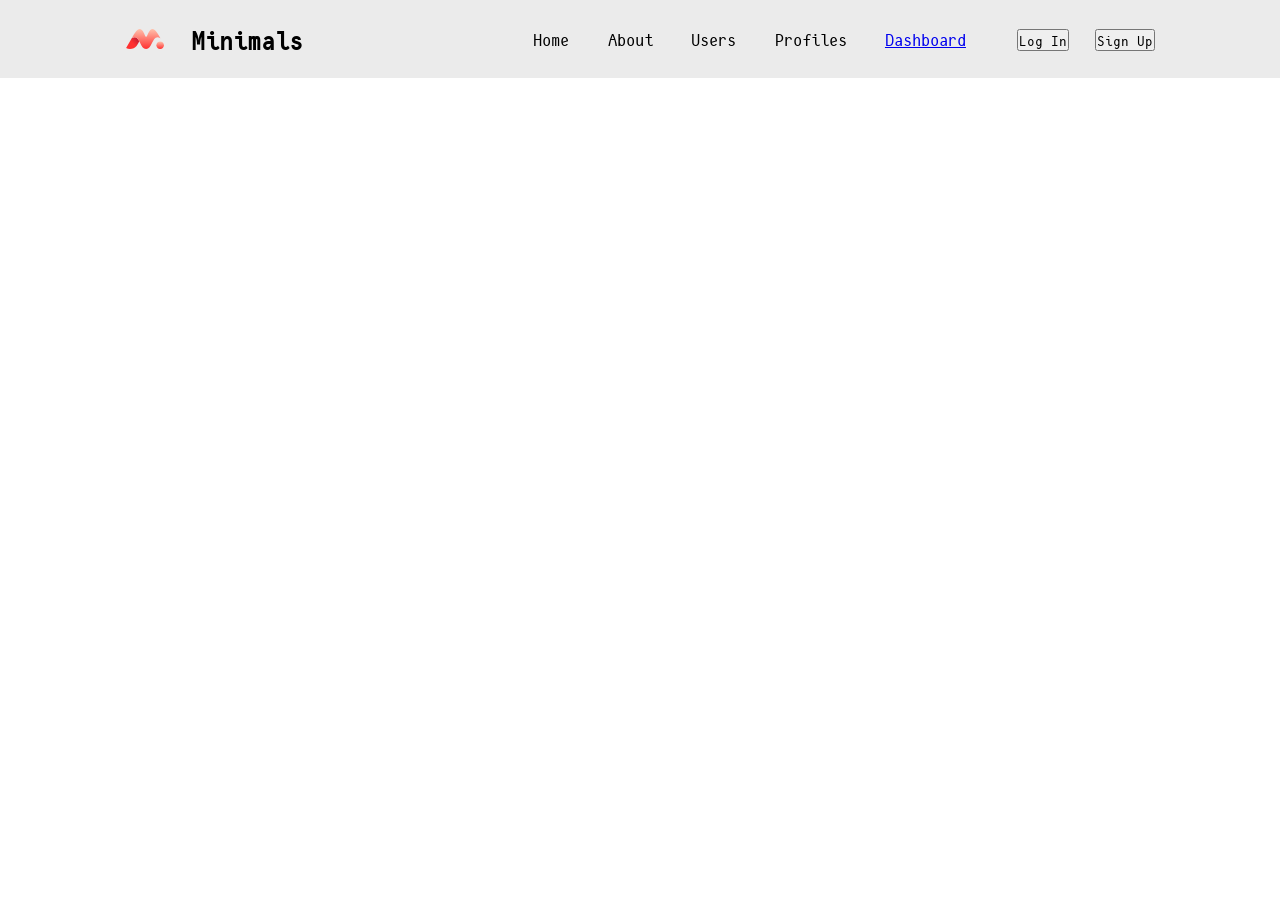
<file: index.html>
<!DOCTYPE html>
<html lang="en">

<head>
    <meta charset="UTF-8" />
    <meta name="viewport" content="width=device-width, initial-scale=1.0" />
    <title>CRUD APP | HOMEPAGE</title>
    <link rel="stylesheet" href="./css/style.css" />
</head>

<body>
    <main>
        <div id="page1">
            <nav>
                <div id="left">
                    <svg xmlns="http://www.w3.org/2000/svg" width="100%" height="100%" viewBox="0 0 512 512">
                        <defs>
                            <linearGradient id="BG1" x1="100%" x2="50%" y1="9.946%" y2="50%">
                                <stop offset="0%" stop-color="#B71833"></stop>
                                <stop offset="100%" stop-color="#FF3030"></stop>
                            </linearGradient>
                            <linearGradient id="BG2" x1="50%" x2="50%" y1="0%" y2="100%">
                                <stop offset="0%" stop-color="#FFC1AC"></stop>
                                <stop offset="100%" stop-color="#FF3030"></stop>
                            </linearGradient>
                            <linearGradient id="BG3" x1="50%" x2="50%" y1="0%" y2="100%">
                                <stop offset="0%" stop-color="#FFC1AC"></stop>
                                <stop offset="100%" stop-color="#FF3030"></stop>
                            </linearGradient>
                        </defs>
                        <g fill="#FF3030" fill-rule="evenodd" stroke="none" stroke-width="1">
                            <path fill="url(#BG1)"
                                d="M183.168 285.573l-2.918 5.298-2.973 5.363-2.846 5.095-2.274 4.043-2.186 3.857-2.506 4.383-1.6 2.774-2.294 3.939-1.099 1.869-1.416 2.388-1.025 1.713-1.317 2.18-.95 1.558-1.514 2.447-.866 1.38-.833 1.312-.802 1.246-.77 1.18-.739 1.111-.935 1.38-.664.956-.425.6-.41.572-.59.8-.376.497-.537.69-.171.214c-10.76 13.37-22.496 23.493-36.93 29.334-30.346 14.262-68.07 14.929-97.202-2.704l72.347-124.682 2.8-1.72c49.257-29.326 73.08 1.117 94.02 40.927z">
                            </path>
                            <path fill="url(#BG2)"
                                d="M444.31 229.726c-46.27-80.956-94.1-157.228-149.043-45.344-7.516 14.384-12.995 42.337-25.267 42.337v-.142c-12.272 0-17.75-27.953-25.265-42.337C189.79 72.356 141.96 148.628 95.69 229.584c-3.483 6.106-6.828 11.932-9.69 16.996 106.038-67.127 97.11 135.667 184 137.278V384c86.891-1.611 77.962-204.405 184-137.28-2.86-5.062-6.206-10.888-9.69-16.994">
                            </path>
                            <path fill="url(#BG3)"
                                d="M450 384c26.509 0 48-21.491 48-48s-21.491-48-48-48-48 21.491-48 48 21.491 48 48 48">
                            </path>
                        </g>
                    </svg>
                    <h1>Minimals</h1>
                </div>
                <div id="right">
                    <div id="right-1">
                        <li>Home</li>
                        <li>About</li>
                        <li>Users</li>
                        <li>Profiles</li>
                        <li><a href="./pages/Dashboard.html">Dashboard</a></li>
                    </div>
                    <div id="right-2">
                        <a href="./pages/Login.html"> <button>Log In</button></a>
                        <a href=""> <button>Sign Up</button></a>
                    </div>
                </div>
            </nav>
            <div class="content">
                
            </div>
        </div>
    </main>
</body>

</html>
</file>
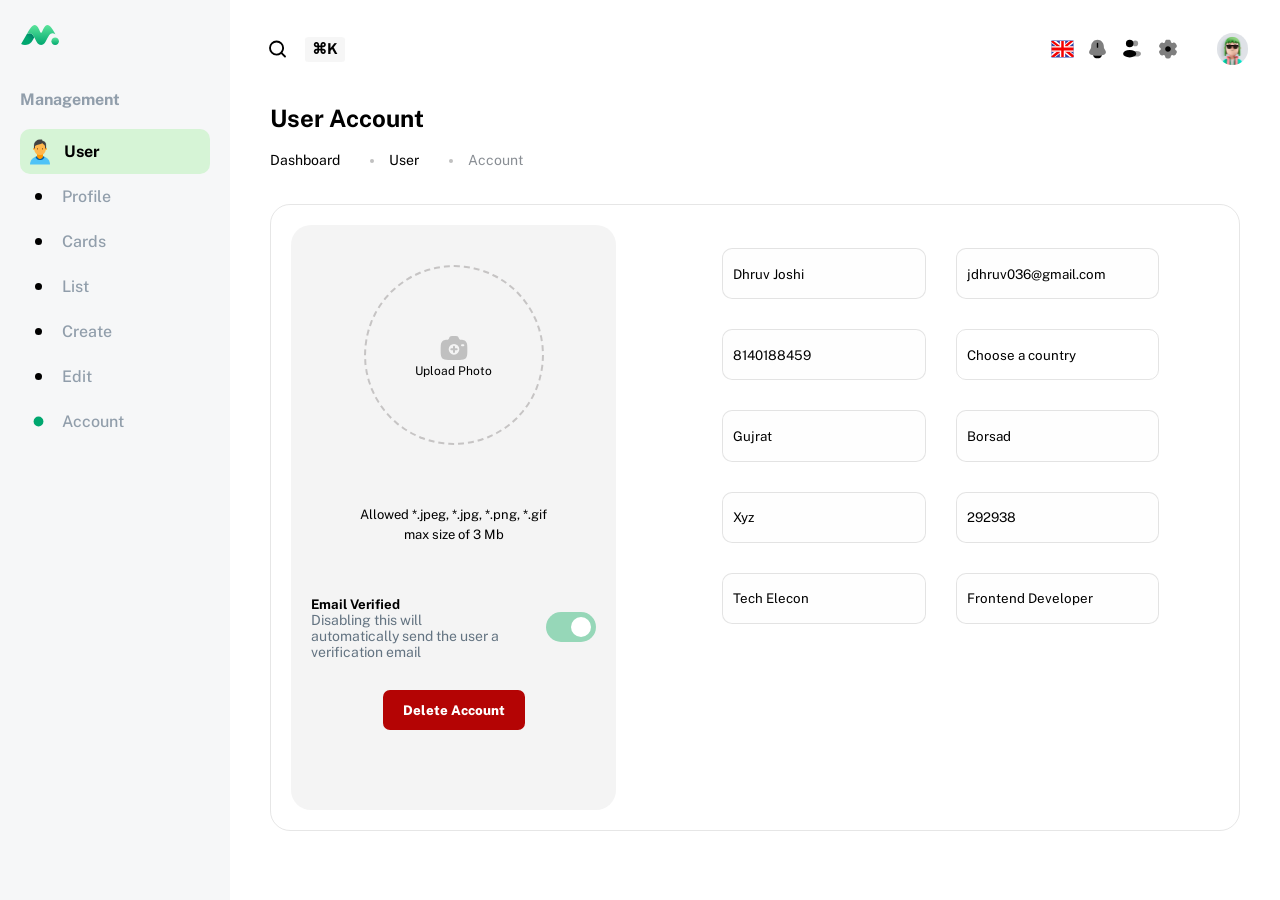
<file: pages/Account.html>
<!DOCTYPE html>
<html lang="en">

<head>
    <meta charset="UTF-8" />
    <meta name="viewport" content="width=device-width, initial-scale=1.0" />
    <title>CRUD APP | HOMEPAGE</title>
    <link rel="stylesheet" href="../css/create.css" />
</head>

<body>
    <main>
        <div id="page1">
            <div id="container">
                <div id="sidebar">
                    <div id="logo">
                        <svg xmlns="http://www.w3.org/2000/svg" viewBox="0 0 512 512">
                            <defs>
                                <linearGradient id="BG1" x1="100%" x2="50%" y1="9.946%" y2="50%">
                                    <stop offset="0%" stop-color="#007867"></stop>
                                    <stop offset="100%" stop-color="#00A76F"></stop>
                                </linearGradient>
                                <linearGradient id="BG2" x1="50%" x2="50%" y1="0%" y2="100%">
                                    <stop offset="0%" stop-color="#5BE49B"></stop>
                                    <stop offset="100%" stop-color="#00A76F"></stop>
                                </linearGradient>
                                <linearGradient id="BG3" x1="50%" x2="50%" y1="0%" y2="100%">
                                    <stop offset="0%" stop-color="#5BE49B"></stop>
                                    <stop offset="100%" stop-color="#00A76F"></stop>
                                </linearGradient>
                            </defs>
                            <g fill="#00A76F" fill-rule="evenodd" stroke="none" stroke-width="1">
                                <path fill="url(#BG1)"
                                    d="M183.168 285.573l-2.918 5.298-2.973 5.363-2.846 5.095-2.274 4.043-2.186 3.857-2.506 4.383-1.6 2.774-2.294 3.939-1.099 1.869-1.416 2.388-1.025 1.713-1.317 2.18-.95 1.558-1.514 2.447-.866 1.38-.833 1.312-.802 1.246-.77 1.18-.739 1.111-.935 1.38-.664.956-.425.6-.41.572-.59.8-.376.497-.537.69-.171.214c-10.76 13.37-22.496 23.493-36.93 29.334-30.346 14.262-68.07 14.929-97.202-2.704l72.347-124.682 2.8-1.72c49.257-29.326 73.08 1.117 94.02 40.927z">
                                </path>
                                <path fill="url(#BG2)"
                                    d="M444.31 229.726c-46.27-80.956-94.1-157.228-149.043-45.344-7.516 14.384-12.995 42.337-25.267 42.337v-.142c-12.272 0-17.75-27.953-25.265-42.337C189.79 72.356 141.96 148.628 95.69 229.584c-3.483 6.106-6.828 11.932-9.69 16.996 106.038-67.127 97.11 135.667 184 137.278V384c86.891-1.611 77.962-204.405 184-137.28-2.86-5.062-6.206-10.888-9.69-16.994">
                                </path>
                                <path fill="url(#BG3)"
                                    d="M450 384c26.509 0 48-21.491 48-48s-21.491-48-48-48-48 21.491-48 48 21.491 48 48 48">
                                </path>
                            </g>
                        </svg>
                    </div>
                    <div id="sub-head">
                        <p>Management</p>
                    </div>
                    <div class="module-container">
                        <div class="module active-module">
                            <div class="first">
                                <img src="../assets/useIcon.png" id="user" alt="">
                                <p style="margin-left: -11px;">User</p>
                            </div>
                        </div>
                    </div>
                    <div id="user-work">
                        <div class="module-container">
                            <div class="module">
                                <div class="first">
                                    <div class="circle"></div>
                                    <a href="./Dashboard.html">Profile</a>
                                </div>
                            </div>
                        </div>
                        <div class="module-container">
                            <div class="module">
                                <div class="first">
                                    <div class="circle"></div>
                                    <a href="./Cards.html">Cards</a>
                                </div>
                            </div>
                        </div>
                        <div class="module-container">
                            <div class="module">
                                <div class="first">
                                    <div class="circle"></div>
                                    <a href="./List.html">List</a>
                                </div>
                            </div>
                        </div>
                        <div class="module-container">
                            <div class="module">
                                <div class="first">
                                    <div class="circle"></div>
                                    <a href="../pages/Create.html">Create</a>
                                </div>
                            </div>
                        </div>
                        <div class="module-container">
                            <div class="module">
                                <div class="first">
                                    <div class="circle"></div>
                                    <a href="../pages/Edit.html">Edit</a>
                                </div>
                            </div>
                        </div>

                        <div class="module-container">
                            <div class="module active">
                                <div class="first">
                                    <div class="circle"></div>
                                    <a href="../pages/Account.html">Account</a>
                                </div>
                            </div>
                        </div>
                    </div>
                </div>

                <div id="rightbar">
                    <div id="topbar">
                        <div id="tleft">
                            <div class="round">
                                <svg xmlns="http://www.w3.org/2000/svg" style="scale: 1.5;"
                                    xmlns:xlink="http://www.w3.org/1999/xlink" aria-hidden="true" role="img"
                                    class="component-iconify MuiBox-root css-1t9pz9x iconify iconify--eva"
                                    viewBox="0 0 24 24">
                                    <path fill="currentColor"
                                        d="m20.71 19.29l-3.4-3.39A7.92 7.92 0 0 0 19 11a8 8 0 1 0-8 8a7.92 7.92 0 0 0 4.9-1.69l3.39 3.4a1 1 0 0 0 1.42 0a1 1 0 0 0 0-1.42M5 11a6 6 0 1 1 6 6a6 6 0 0 1-6-6">
                                    </path>
                                </svg>
                            </div>
                            <div class="round1" style=" margin-left: 10px;">
                                <h1>⌘K</h1>
                            </div>

                        </div>
                        <div id="tright">
                            <div class="round">
                                <svg xmlns="http://www.w3.org/2000/svg" class="svgs"
                                    xmlns:xlink="http://www.w3.org/1999/xlink" aria-hidden="true" role="img"
                                    class="component-iconify MuiBox-root css-1virv8 iconify iconify--flagpack"
                                    width="1.34em" height="1em" viewBox="0 0 32 24">
                                    <g fill="none">
                                        <path fill="#2E42A5" fill-rule="evenodd" d="M0 0v24h32V0z" clip-rule="evenodd">
                                        </path>
                                        <mask id="iconifyReact124" width="32" height="24" x="0" y="0"
                                            maskUnits="userSpaceOnUse" style="mask-type:luminance">
                                            <path fill="#fff" fill-rule="evenodd" d="M0 0v24h32V0z" clip-rule="evenodd">
                                            </path>
                                        </mask>
                                        <g mask="url(#iconifyReact124)">
                                            <path fill="#fff"
                                                d="m-3.563 22.285l7.041 2.979L32.16 3.238l3.714-4.426l-7.53-.995l-11.698 9.491l-9.416 6.396z">
                                            </path>
                                            <path fill="#F50100" d="M-2.6 24.372L.989 26.1L34.54-1.599h-5.037z"></path>
                                            <path fill="#fff"
                                                d="m35.563 22.285l-7.042 2.979L-.159 3.238l-3.715-4.426l7.53-.995l11.698 9.491l9.416 6.396z">
                                            </path>
                                            <path fill="#F50100"
                                                d="m35.323 23.783l-3.588 1.728l-14.286-11.86l-4.236-1.324l-17.445-13.5H.806l17.434 13.18l4.631 1.588z">
                                            </path>
                                            <mask id="iconifyReact125" fill="#fff">
                                                <path fill-rule="evenodd"
                                                    d="M19.778-2h-7.556V8H-1.973v8h14.195v10h7.556V16h14.25V8h-14.25z"
                                                    clip-rule="evenodd"></path>
                                            </mask>
                                            <path fill="#F50100" fill-rule="evenodd"
                                                d="M19.778-2h-7.556V8H-1.973v8h14.195v10h7.556V16h14.25V8h-14.25z"
                                                clip-rule="evenodd"></path>
                                            <path fill="#fff"
                                                d="M12.222-2v-2h-2v2zm7.556 0h2v-2h-2zM12.222 8v2h2V8zM-1.973 8V6h-2v2zm0 8h-2v2h2zm14.195 0h2v-2h-2zm0 10h-2v2h2zm7.556 0v2h2v-2zm0-10v-2h-2v2zm14.25 0v2h2v-2zm0-8h2V6h-2zm-14.25 0h-2v2h2zm-7.556-8h7.556v-4h-7.556zm2 8V-2h-4V8zm-16.195 2h14.195V6H-1.973zm2 6V8h-4v8zm12.195-2H-1.973v4h14.195zm2 12V16h-4v10zm5.556-2h-7.556v4h7.556zm-2-8v10h4V16zm16.25-2h-14.25v4h14.25zm-2-6v8h4V8zm-12.25 2h14.25V6h-14.25zm-2-12V8h4V-2z"
                                                mask="url(#iconifyReact125)"></path>
                                        </g>
                                    </g>
                                </svg>
                            </div>
                            <div class="round">
                                <svg xmlns="http://www.w3.org/2000/svg" class="svgs"
                                    xmlns:xlink="http://www.w3.org/1999/xlink" aria-hidden="true" role="img"
                                    class="component-iconify MuiBox-root css-9uy14h iconify iconify--solar" width="1em"
                                    height="1em" viewBox="0 0 24 24">
                                    <path fill="currentColor"
                                        d="M18.75 9v.704c0 .845.24 1.671.692 2.374l1.108 1.723c1.011 1.574.239 3.713-1.52 4.21a25.794 25.794 0 0 1-14.06 0c-1.759-.497-2.531-2.636-1.52-4.21l1.108-1.723a4.393 4.393 0 0 0 .693-2.374V9c0-3.866 3.022-7 6.749-7s6.75 3.134 6.75 7"
                                        opacity=".5"></path>
                                    <path fill="currentColor"
                                        d="M12.75 6a.75.75 0 0 0-1.5 0v4a.75.75 0 0 0 1.5 0zM7.243 18.545a5.002 5.002 0 0 0 9.513 0c-3.145.59-6.367.59-9.513 0">
                                    </path>
                                </svg>
                            </div>
                            <div class="round">
                                <svg xmlns="http://www.w3.org/2000/svg" class="svgs"
                                    xmlns:xlink="http://www.w3.org/1999/xlink" aria-hidden="true" role="img"
                                    class="component-iconify MuiBox-root css-9uy14h iconify iconify--solar" width="1em"
                                    height="1em" viewBox="0 0 24 24">
                                    <circle cx="15" cy="6" r="3" fill="currentColor" opacity=".4"></circle>
                                    <ellipse cx="16" cy="17" fill="currentColor" opacity=".4" rx="5" ry="3"></ellipse>
                                    <circle cx="9.001" cy="6" r="4" fill="currentColor"></circle>
                                    <ellipse cx="9.001" cy="17.001" fill="currentColor" rx="7" ry="4"></ellipse>
                                </svg>
                            </div>
                            <div class="round" style="margin-right: 30px;">
                                <svg xmlns="http://www.w3.org/2000/svg" class="svgs"
                                    xmlns:xlink="http://www.w3.org/1999/xlink" aria-hidden="true" role="img"
                                    class="component-iconify MuiBox-root css-9uy14h iconify iconify--solar" width="1em"
                                    height="1em" viewBox="0 0 24 24">
                                    <path fill="currentColor" fill-rule="evenodd"
                                        d="M14.279 2.152C13.909 2 13.439 2 12.5 2s-1.408 0-1.779.152a2.008 2.008 0 0 0-1.09 1.083c-.094.223-.13.484-.145.863a1.615 1.615 0 0 1-.796 1.353a1.64 1.64 0 0 1-1.579.008c-.338-.178-.583-.276-.825-.308a2.026 2.026 0 0 0-1.49.396c-.318.242-.553.646-1.022 1.453c-.47.807-.704 1.21-.757 1.605c-.07.526.074 1.058.4 1.479c.148.192.357.353.68.555c.477.297.783.803.783 1.361c0 .558-.306 1.064-.782 1.36c-.324.203-.533.364-.682.556a1.99 1.99 0 0 0-.399 1.479c.053.394.287.798.757 1.605c.47.807.704 1.21 1.022 1.453c.424.323.96.465 1.49.396c.242-.032.487-.13.825-.308a1.64 1.64 0 0 1 1.58.008c.486.28.774.795.795 1.353c.015.38.051.64.145.863c.204.49.596.88 1.09 1.083c.37.152.84.152 1.779.152s1.409 0 1.779-.152a2.008 2.008 0 0 0 1.09-1.083c.094-.223.13-.483.145-.863c.02-.558.309-1.074.796-1.353a1.64 1.64 0 0 1 1.579-.008c.338.178.583.276.825.308c.53.07 1.066-.073 1.49-.396c.318-.242.553-.646 1.022-1.453c.47-.807.704-1.21.757-1.605a1.99 1.99 0 0 0-.4-1.479c-.148-.192-.357-.353-.68-.555c-.477-.297-.783-.803-.783-1.361c0-.558.306-1.064.782-1.36c.324-.203.533-.364.682-.556a1.99 1.99 0 0 0 .399-1.479c-.053-.394-.287-.798-.757-1.605c-.47-.807-.704-1.21-1.022-1.453a2.026 2.026 0 0 0-1.49-.396c-.242.032-.487.13-.825.308a1.64 1.64 0 0 1-1.58-.008a1.615 1.615 0 0 1-.795-1.353c-.015-.38-.051-.64-.145-.863a2.007 2.007 0 0 0-1.09-1.083"
                                        clip-rule="evenodd" opacity=".5"></path>
                                    <path fill="currentColor"
                                        d="M15.523 12c0 1.657-1.354 3-3.023 3c-1.67 0-3.023-1.343-3.023-3S10.83 9 12.5 9c1.67 0 3.023 1.343 3.023 3">
                                    </path>
                                </svg>
                            </div>
                            <div class="round">
                                <img src="../assets/avatar_25.jpg" alt="">
                            </div>
                        </div>
                    </div>
                    <div id="heading">
                        <div id="sub-heading-1">
                            <h1>User Account</h1>
                            <div class="userList">
                                <li>Dashboard</li>
                                <li>User</li>
                                <li>Account</li>
                            </div>
                        </div>
                    </div>
                    <div id="create-user">
                        <div class="form-container">
                            <div class="form-left">
                                <div class="photo-upload">
                                    <label for="photo">
                                        <svg xmlns="http://www.w3.org/2000/svg"
                                            xmlns:xlink="http://www.w3.org/1999/xlink" aria-hidden="true" role="img"
                                            class="component-iconify MuiBox-root css-x3wokz iconify iconify--solar"
                                            width="2em" height="2em" viewBox="0 0 24 24">
                                            <g fill="silver" fill-rule="evenodd" clip-rule="evenodd">
                                                <path
                                                    d="M12 10.25a.75.75 0 0 1 .75.75v1.25H14a.75.75 0 0 1 0 1.5h-1.25V15a.75.75 0 0 1-1.5 0v-1.25H10a.75.75 0 0 1 0-1.5h1.25V11a.75.75 0 0 1 .75-.75">
                                                </path>
                                                <path
                                                    d="M9.778 21h4.444c3.121 0 4.682 0 5.803-.735a4.408 4.408 0 0 0 1.226-1.204c.749-1.1.749-2.633.749-5.697c0-3.065 0-4.597-.749-5.697a4.407 4.407 0 0 0-1.226-1.204c-.72-.473-1.622-.642-3.003-.702c-.659 0-1.226-.49-1.355-1.125A2.064 2.064 0 0 0 13.634 3h-3.268c-.988 0-1.839.685-2.033 1.636c-.129.635-.696 1.125-1.355 1.125c-1.38.06-2.282.23-3.003.702A4.405 4.405 0 0 0 2.75 7.667C2 8.767 2 10.299 2 13.364c0 3.064 0 4.596.749 5.697c.324.476.74.885 1.226 1.204C5.096 21 6.657 21 9.778 21M16 13a4 4 0 1 1-8 0a4 4 0 0 1 8 0m2-3.75a.75.75 0 0 0 0 1.5h1a.75.75 0 0 0 0-1.5z">
                                                </path>
                                            </g>
                                        </svg>
                                        <p>Upload Photo</p>
                                    </label>
                                    <input type="file" name="photo" id="photo">
                                </div>
                                <div class="instr">
                                    <p>Allowed *.jpeg, *.jpg, *.png, *.gif
                                        max size of 3 Mb</p>
                                </div>
                                <div id="email-verify">
                                    <h5>Email Verified</h5>
                                    <div>
                                        <p>Disabling this will automatically send the user a verification email</p>
                                        <button>
                                            <span></span>
                                        </button>
                                    </div>
                                    <div id="delete-account" style="display: flex; justify-content: center;">
                                        <button class="delete"
                                            style="width: 50%; height: 100%; display: flex; justify-content: center; background: rgb(180, 4, 4);  font-weight: 800; border-radius: 7px;">
                                            <a href="../index.html" style="color: white; text-decoration: none;">Delete Account</a>
                                        </button>
                                    </div>
                                </div>
                            </div>
                            <div class="form-right">
                                <div id="person-details">
                                    <input type="text" placeholder="Full Name" value="Dhruv Joshi">
                                    <input type="text" placeholder="Email Address" value="jdhruv036@gmail.com">
                                    <input type="Number" placeholder="Phone Number" value="8140188459">
                                    <select id="country-select">
                                        <option value="" selected>Choose a country</option>
                                        <option value="AD">India +91</option>
                                        <option value="AD">Andorra (AD) +376</option>
                                        <option value="AE">United Arab Emirates (AE) +971</option>
                                        <option value="AF">Afghanistan (AF) +93</option>
                                        <option value="AG">Antigua and Barbuda (AG) +1-268</option>
                                        <option value="AI">Anguilla (AI) +1-264</option>
                                        <option value="AL">Albania (AL) +355</option>
                                        <option value="AM">Armenia (AM) +374</option>
                                        <option value="AO">Angola (AO) +244</option>
                                    
                                    </select>
                                    <input type="text" placeholder="State/Region" value="Gujrat">
                                    <input type="text" placeholder="City" value="Borsad">
                                    <input type="text" placeholder="Address" value="Xyz">
                                    <input type="text" placeholder="Zip/Code" value="292938">
                                    <input type="text" placeholder="Company" value="Tech Elecon">
                                    <input type="text" placeholder="Role" value="Frontend Developer">
                                </div>
                            </div>
                        </div>
                    </div>
                </div>
            </div>
        </div>
    </main>

    <script src="../Js/main.js"></script>
</body>

</html>
</file>
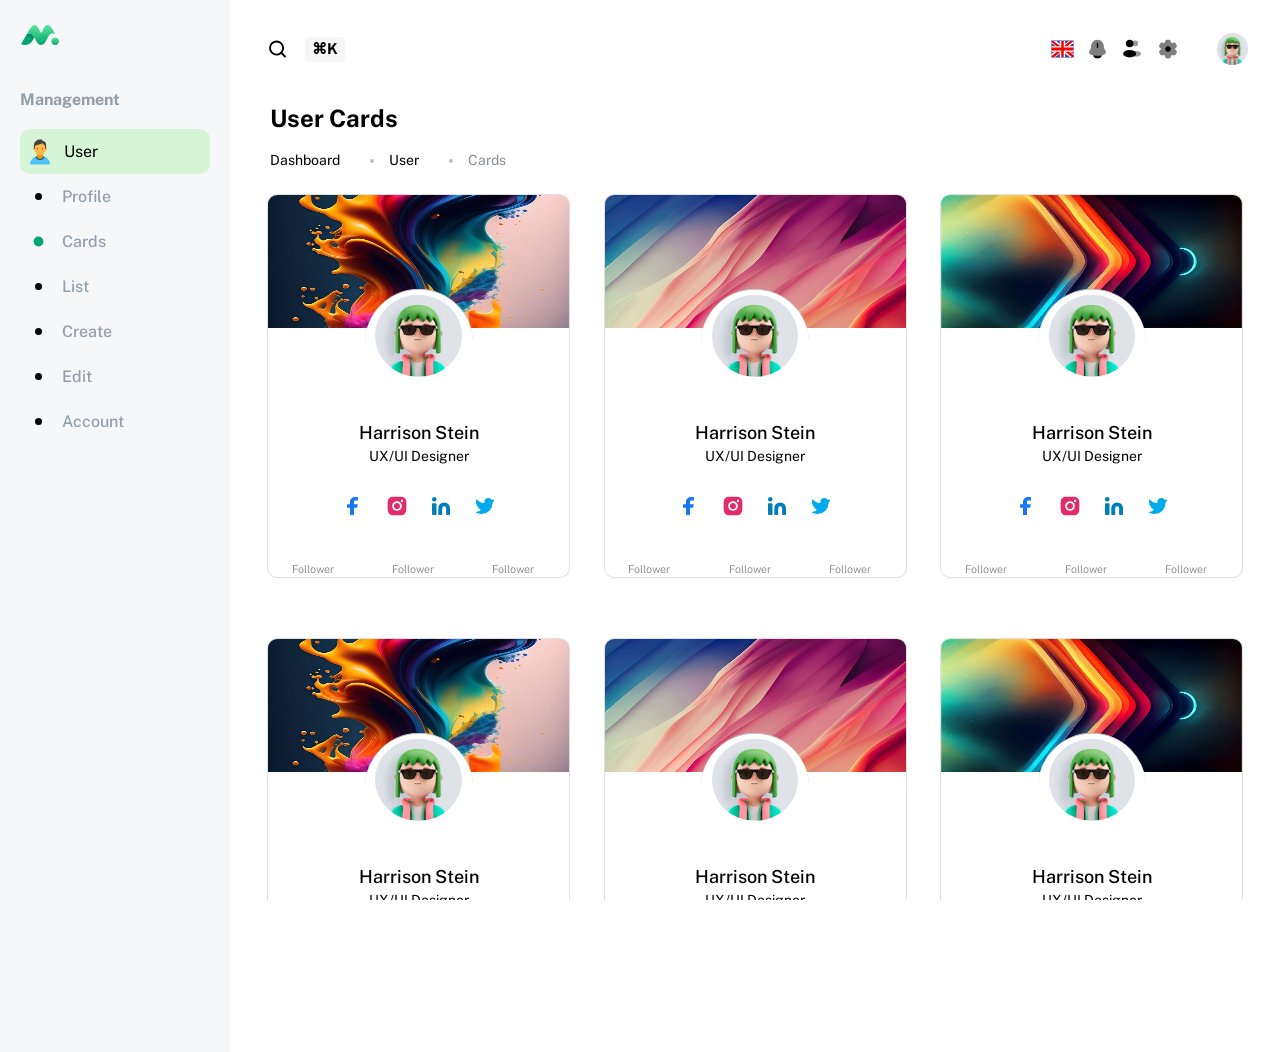
<file: pages/Cards.html>
<!DOCTYPE html>
<html lang="en">

<head>
    <meta charset="UTF-8" />
    <meta name="viewport" content="width=device-width, initial-scale=1.0" />
    <title>CRUD APP | HOMEPAGE</title>
    <link rel="stylesheet" href="../css/cards.css" />
</head>

<body>
    <main>
        <div id="page1">
            <div id="container">
                <div id="sidebar">
                    <div id="logo">
                        <svg xmlns="http://www.w3.org/2000/svg" viewBox="0 0 512 512">
                            <defs>
                                <linearGradient id="BG1" x1="100%" x2="50%" y1="9.946%" y2="50%">
                                    <stop offset="0%" stop-color="#007867"></stop>
                                    <stop offset="100%" stop-color="#00A76F"></stop>
                                </linearGradient>
                                <linearGradient id="BG2" x1="50%" x2="50%" y1="0%" y2="100%">
                                    <stop offset="0%" stop-color="#5BE49B"></stop>
                                    <stop offset="100%" stop-color="#00A76F"></stop>
                                </linearGradient>
                                <linearGradient id="BG3" x1="50%" x2="50%" y1="0%" y2="100%">
                                    <stop offset="0%" stop-color="#5BE49B"></stop>
                                    <stop offset="100%" stop-color="#00A76F"></stop>
                                </linearGradient>
                            </defs>
                            <g fill="#00A76F" fill-rule="evenodd" stroke="none" stroke-width="1">
                                <path fill="url(#BG1)"
                                    d="M183.168 285.573l-2.918 5.298-2.973 5.363-2.846 5.095-2.274 4.043-2.186 3.857-2.506 4.383-1.6 2.774-2.294 3.939-1.099 1.869-1.416 2.388-1.025 1.713-1.317 2.18-.95 1.558-1.514 2.447-.866 1.38-.833 1.312-.802 1.246-.77 1.18-.739 1.111-.935 1.38-.664.956-.425.6-.41.572-.59.8-.376.497-.537.69-.171.214c-10.76 13.37-22.496 23.493-36.93 29.334-30.346 14.262-68.07 14.929-97.202-2.704l72.347-124.682 2.8-1.72c49.257-29.326 73.08 1.117 94.02 40.927z">
                                </path>
                                <path fill="url(#BG2)"
                                    d="M444.31 229.726c-46.27-80.956-94.1-157.228-149.043-45.344-7.516 14.384-12.995 42.337-25.267 42.337v-.142c-12.272 0-17.75-27.953-25.265-42.337C189.79 72.356 141.96 148.628 95.69 229.584c-3.483 6.106-6.828 11.932-9.69 16.996 106.038-67.127 97.11 135.667 184 137.278V384c86.891-1.611 77.962-204.405 184-137.28-2.86-5.062-6.206-10.888-9.69-16.994">
                                </path>
                                <path fill="url(#BG3)"
                                    d="M450 384c26.509 0 48-21.491 48-48s-21.491-48-48-48-48 21.491-48 48 21.491 48 48 48">
                                </path>
                            </g>
                        </svg>
                    </div>
                    <div id="sub-head">
                        <p>Management</p>
                    </div>
                    <div class="module-container">
                        <div class="module active-module">
                            <div class="first">
                                <img src="../assets/useIcon.png" id="user" alt="">
                                <p style="margin-left: -11px;">User</p>
                            </div>
                        </div>
                    </div>
                    <div id="user-work">
                        <div class="module-container">
                            <div class="module">
                                <div class="first">
                                    <div class="circle"></div>
                                    <a href="./Dashboard.html">Profile</a>
                                </div>
                            </div>
                        </div>
                        <div class="module-container">
                            <div class="module active">
                                <div class="first">
                                    <div class="circle"></div>
                                    <a href="./Cards.html">Cards</a>
                                </div>
                            </div>
                        </div>
                        <div class="module-container">
                            <div class="module">
                                <div class="first">
                                    <div class="circle"></div>
                                    <a href="./List.html">List</a>
                                </div>
                            </div>
                        </div>
                        <div class="module-container">
                            <div class="module">
                                <div class="first">
                                    <div class="circle"></div>
                                    <a href="../pages/Create.html">Create</a>
                                </div>
                            </div>
                        </div>
                        <div class="module-container">
                            <div class="module">
                                <div class="first">
                                    <div class="circle"></div>
                                    <a href="../pages/Edit.html">Edit</a>
                                </div>
                            </div>
                        </div>
                        <div class="module-container">
                            <div class="module">
                                <div class="first">
                                    <div class="circle"></div>
                                    <a href="../pages/Account.html">Account</a>
                                </div>
                            </div>
                        </div>
                    </div>
                </div>

                <div id="rightbar">
                    <div id="topbar">
                        <div id="tleft">
                            <div class="round">
                                <svg xmlns="http://www.w3.org/2000/svg" style="scale: 1.5;"
                                    xmlns:xlink="http://www.w3.org/1999/xlink" aria-hidden="true" role="img"
                                    class="component-iconify MuiBox-root css-1t9pz9x iconify iconify--eva"
                                    viewBox="0 0 24 24">
                                    <path fill="currentColor"
                                        d="m20.71 19.29l-3.4-3.39A7.92 7.92 0 0 0 19 11a8 8 0 1 0-8 8a7.92 7.92 0 0 0 4.9-1.69l3.39 3.4a1 1 0 0 0 1.42 0a1 1 0 0 0 0-1.42M5 11a6 6 0 1 1 6 6a6 6 0 0 1-6-6">
                                    </path>
                                </svg>
                            </div>
                            <div class="round1" style=" margin-left: 10px;">
                                <h1>⌘K</h1>
                            </div>

                        </div>
                        <div id="tright">
                            <div class="round">
                                <svg xmlns="http://www.w3.org/2000/svg" class="svgs"
                                    xmlns:xlink="http://www.w3.org/1999/xlink" aria-hidden="true" role="img"
                                    class="component-iconify MuiBox-root css-1virv8 iconify iconify--flagpack"
                                    width="1.34em" height="1em" viewBox="0 0 32 24">
                                    <g fill="none">
                                        <path fill="#2E42A5" fill-rule="evenodd" d="M0 0v24h32V0z" clip-rule="evenodd">
                                        </path>
                                        <mask id="iconifyReact124" width="32" height="24" x="0" y="0"
                                            maskUnits="userSpaceOnUse" style="mask-type:luminance">
                                            <path fill="#fff" fill-rule="evenodd" d="M0 0v24h32V0z" clip-rule="evenodd">
                                            </path>
                                        </mask>
                                        <g mask="url(#iconifyReact124)">
                                            <path fill="#fff"
                                                d="m-3.563 22.285l7.041 2.979L32.16 3.238l3.714-4.426l-7.53-.995l-11.698 9.491l-9.416 6.396z">
                                            </path>
                                            <path fill="#F50100" d="M-2.6 24.372L.989 26.1L34.54-1.599h-5.037z"></path>
                                            <path fill="#fff"
                                                d="m35.563 22.285l-7.042 2.979L-.159 3.238l-3.715-4.426l7.53-.995l11.698 9.491l9.416 6.396z">
                                            </path>
                                            <path fill="#F50100"
                                                d="m35.323 23.783l-3.588 1.728l-14.286-11.86l-4.236-1.324l-17.445-13.5H.806l17.434 13.18l4.631 1.588z">
                                            </path>
                                            <mask id="iconifyReact125" fill="#fff">
                                                <path fill-rule="evenodd"
                                                    d="M19.778-2h-7.556V8H-1.973v8h14.195v10h7.556V16h14.25V8h-14.25z"
                                                    clip-rule="evenodd"></path>
                                            </mask>
                                            <path fill="#F50100" fill-rule="evenodd"
                                                d="M19.778-2h-7.556V8H-1.973v8h14.195v10h7.556V16h14.25V8h-14.25z"
                                                clip-rule="evenodd"></path>
                                            <path fill="#fff"
                                                d="M12.222-2v-2h-2v2zm7.556 0h2v-2h-2zM12.222 8v2h2V8zM-1.973 8V6h-2v2zm0 8h-2v2h2zm14.195 0h2v-2h-2zm0 10h-2v2h2zm7.556 0v2h2v-2zm0-10v-2h-2v2zm14.25 0v2h2v-2zm0-8h2V6h-2zm-14.25 0h-2v2h2zm-7.556-8h7.556v-4h-7.556zm2 8V-2h-4V8zm-16.195 2h14.195V6H-1.973zm2 6V8h-4v8zm12.195-2H-1.973v4h14.195zm2 12V16h-4v10zm5.556-2h-7.556v4h7.556zm-2-8v10h4V16zm16.25-2h-14.25v4h14.25zm-2-6v8h4V8zm-12.25 2h14.25V6h-14.25zm-2-12V8h4V-2z"
                                                mask="url(#iconifyReact125)"></path>
                                        </g>
                                    </g>
                                </svg>
                            </div>
                            <div class="round">
                                <svg xmlns="http://www.w3.org/2000/svg" class="svgs"
                                    xmlns:xlink="http://www.w3.org/1999/xlink" aria-hidden="true" role="img"
                                    class="component-iconify MuiBox-root css-9uy14h iconify iconify--solar" width="1em"
                                    height="1em" viewBox="0 0 24 24">
                                    <path fill="currentColor"
                                        d="M18.75 9v.704c0 .845.24 1.671.692 2.374l1.108 1.723c1.011 1.574.239 3.713-1.52 4.21a25.794 25.794 0 0 1-14.06 0c-1.759-.497-2.531-2.636-1.52-4.21l1.108-1.723a4.393 4.393 0 0 0 .693-2.374V9c0-3.866 3.022-7 6.749-7s6.75 3.134 6.75 7"
                                        opacity=".5"></path>
                                    <path fill="currentColor"
                                        d="M12.75 6a.75.75 0 0 0-1.5 0v4a.75.75 0 0 0 1.5 0zM7.243 18.545a5.002 5.002 0 0 0 9.513 0c-3.145.59-6.367.59-9.513 0">
                                    </path>
                                </svg>
                            </div>
                            <div class="round">
                                <svg xmlns="http://www.w3.org/2000/svg" class="svgs"
                                    xmlns:xlink="http://www.w3.org/1999/xlink" aria-hidden="true" role="img"
                                    class="component-iconify MuiBox-root css-9uy14h iconify iconify--solar" width="1em"
                                    height="1em" viewBox="0 0 24 24">
                                    <circle cx="15" cy="6" r="3" fill="currentColor" opacity=".4"></circle>
                                    <ellipse cx="16" cy="17" fill="currentColor" opacity=".4" rx="5" ry="3"></ellipse>
                                    <circle cx="9.001" cy="6" r="4" fill="currentColor"></circle>
                                    <ellipse cx="9.001" cy="17.001" fill="currentColor" rx="7" ry="4"></ellipse>
                                </svg>
                            </div>
                            <div class="round" style="margin-right: 30px;">
                                <svg xmlns="http://www.w3.org/2000/svg" class="svgs"
                                    xmlns:xlink="http://www.w3.org/1999/xlink" aria-hidden="true" role="img"
                                    class="component-iconify MuiBox-root css-9uy14h iconify iconify--solar" width="1em"
                                    height="1em" viewBox="0 0 24 24">
                                    <path fill="currentColor" fill-rule="evenodd"
                                        d="M14.279 2.152C13.909 2 13.439 2 12.5 2s-1.408 0-1.779.152a2.008 2.008 0 0 0-1.09 1.083c-.094.223-.13.484-.145.863a1.615 1.615 0 0 1-.796 1.353a1.64 1.64 0 0 1-1.579.008c-.338-.178-.583-.276-.825-.308a2.026 2.026 0 0 0-1.49.396c-.318.242-.553.646-1.022 1.453c-.47.807-.704 1.21-.757 1.605c-.07.526.074 1.058.4 1.479c.148.192.357.353.68.555c.477.297.783.803.783 1.361c0 .558-.306 1.064-.782 1.36c-.324.203-.533.364-.682.556a1.99 1.99 0 0 0-.399 1.479c.053.394.287.798.757 1.605c.47.807.704 1.21 1.022 1.453c.424.323.96.465 1.49.396c.242-.032.487-.13.825-.308a1.64 1.64 0 0 1 1.58.008c.486.28.774.795.795 1.353c.015.38.051.64.145.863c.204.49.596.88 1.09 1.083c.37.152.84.152 1.779.152s1.409 0 1.779-.152a2.008 2.008 0 0 0 1.09-1.083c.094-.223.13-.483.145-.863c.02-.558.309-1.074.796-1.353a1.64 1.64 0 0 1 1.579-.008c.338.178.583.276.825.308c.53.07 1.066-.073 1.49-.396c.318-.242.553-.646 1.022-1.453c.47-.807.704-1.21.757-1.605a1.99 1.99 0 0 0-.4-1.479c-.148-.192-.357-.353-.68-.555c-.477-.297-.783-.803-.783-1.361c0-.558.306-1.064.782-1.36c.324-.203.533-.364.682-.556a1.99 1.99 0 0 0 .399-1.479c-.053-.394-.287-.798-.757-1.605c-.47-.807-.704-1.21-1.022-1.453a2.026 2.026 0 0 0-1.49-.396c-.242.032-.487.13-.825.308a1.64 1.64 0 0 1-1.58-.008a1.615 1.615 0 0 1-.795-1.353c-.015-.38-.051-.64-.145-.863a2.007 2.007 0 0 0-1.09-1.083"
                                        clip-rule="evenodd" opacity=".5"></path>
                                    <path fill="currentColor"
                                        d="M15.523 12c0 1.657-1.354 3-3.023 3c-1.67 0-3.023-1.343-3.023-3S10.83 9 12.5 9c1.67 0 3.023 1.343 3.023 3">
                                    </path>
                                </svg>
                            </div>
                            <div class="round">
                                <img src="../assets/avatar_25.jpg" alt="">
                            </div>
                        </div>
                    </div>
                    <div id="heading">
                        <div id="sub-heading-1">
                            <h1>User Cards</h1>
                            <div class="userList">
                                <li>Dashboard</li>
                                <li>User</li>
                                <li>Cards</li>
                            </div>
                        </div>
                    </div>

                    <div class="cards-container">
                        <div class="card">
                            <img src="../assets/cover_1.jpg" alt="">
                            <div class="rounded">
                                <img src="../assets/avatar_25.jpg" alt="">
                            </div>
                            <div class="card-info">
                                <h4>Harrison Stein</h4>
                                <p>UX/UI Designer</p>
                                <div class="social-links">
                                    <svg xmlns="http://www.w3.org/2000/svg" xmlns:xlink="http://www.w3.org/1999/xlink"
                                        aria-hidden="true" role="img"
                                        class="component-iconify MuiBox-root css-1t9pz9x iconify iconify--eva"
                                        width="1.5em" height="1.5em" viewBox="0 0 24 24">
                                        <path fill="#1877F2"
                                            d="M17 3.5a.5.5 0 0 0-.5-.5H14a4.77 4.77 0 0 0-5 4.5v2.7H6.5a.5.5 0 0 0-.5.5v2.6a.5.5 0 0 0 .5.5H9v6.7a.5.5 0 0 0 .5.5h3a.5.5 0 0 0 .5-.5v-6.7h2.62a.5.5 0 0 0 .49-.37l.72-2.6a.5.5 0 0 0-.48-.63H13V7.5a1 1 0 0 1 1-.9h2.5a.5.5 0 0 0 .5-.5Z">
                                        </path>
                                    </svg>
                                    <svg xmlns="http://www.w3.org/2000/svg" xmlns:xlink="http://www.w3.org/1999/xlink"
                                        aria-hidden="true" role="img"
                                        class="component-iconify MuiBox-root css-1t9pz9x iconify iconify--ant-design"
                                        width="1.5em" height="1.5em" viewBox="0 0 1024 1024">
                                        <path fill="#E02D69"
                                            d="M512 378.7c-73.4 0-133.3 59.9-133.3 133.3S438.6 645.3 512 645.3S645.3 585.4 645.3 512S585.4 378.7 512 378.7M911.8 512c0-55.2.5-109.9-2.6-165c-3.1-64-17.7-120.8-64.5-167.6c-46.9-46.9-103.6-61.4-167.6-64.5c-55.2-3.1-109.9-2.6-165-2.6c-55.2 0-109.9-.5-165 2.6c-64 3.1-120.8 17.7-167.6 64.5C132.6 226.3 118.1 283 115 347c-3.1 55.2-2.6 109.9-2.6 165s-.5 109.9 2.6 165c3.1 64 17.7 120.8 64.5 167.6c46.9 46.9 103.6 61.4 167.6 64.5c55.2 3.1 109.9 2.6 165 2.6c55.2 0 109.9.5 165-2.6c64-3.1 120.8-17.7 167.6-64.5c46.9-46.9 61.4-103.6 64.5-167.6c3.2-55.1 2.6-109.8 2.6-165M512 717.1c-113.5 0-205.1-91.6-205.1-205.1S398.5 306.9 512 306.9S717.1 398.5 717.1 512S625.5 717.1 512 717.1m213.5-370.7c-26.5 0-47.9-21.4-47.9-47.9s21.4-47.9 47.9-47.9s47.9 21.4 47.9 47.9a47.84 47.84 0 0 1-47.9 47.9">
                                        </path>
                                    </svg>
                                    <svg xmlns="http://www.w3.org/2000/svg" xmlns:xlink="http://www.w3.org/1999/xlink"
                                        aria-hidden="true" role="img"
                                        class="component-iconify MuiBox-root css-1t9pz9x iconify iconify--eva"
                                        width="1.5em" height="1.5em" viewBox="0 0 24 24">
                                        <path fill="#007EBB"
                                            d="M15.15 8.4a5.83 5.83 0 0 0-5.85 5.82v5.88a.9.9 0 0 0 .9.9h2.1a.9.9 0 0 0 .9-.9v-5.88a1.94 1.94 0 0 1 2.15-1.93a2 2 0 0 1 1.75 2v5.81a.9.9 0 0 0 .9.9h2.1a.9.9 0 0 0 .9-.9v-5.88a5.83 5.83 0 0 0-5.85-5.82">
                                        </path>
                                        <rect width="4.5" height="11.7" x="3" y="9.3" fill="#007EBB" rx=".9" ry=".9">
                                        </rect>
                                        <circle cx="5.25" cy="5.25" r="2.25" fill="#007EBB"></circle>
                                    </svg>
                                    <svg xmlns="http://www.w3.org/2000/svg" xmlns:xlink="http://www.w3.org/1999/xlink"
                                        aria-hidden="true" role="img"
                                        class="component-iconify MuiBox-root css-1t9pz9x iconify iconify--eva"
                                        width="1.5em" height="1.5em" viewBox="0 0 24 24">
                                        <path fill="#00AAEC"
                                            d="M8.08 20A11.07 11.07 0 0 0 19.52 9A8.09 8.09 0 0 0 21 6.16a.44.44 0 0 0-.62-.51a1.88 1.88 0 0 1-2.16-.38a3.89 3.89 0 0 0-5.58-.17A4.13 4.13 0 0 0 11.49 9C8.14 9.2 5.84 7.61 4 5.43a.43.43 0 0 0-.75.24a9.68 9.68 0 0 0 4.6 10.05A6.73 6.73 0 0 1 3.38 18a.45.45 0 0 0-.14.84A11 11 0 0 0 8.08 20">
                                        </path>
                                    </svg>
                                </div>
                                <div class="fans-following">
                                    <div class="left">
                                        <h6>Follower</h6>
                                        <h3>6.98k</h3>
                                    </div>
                                    <div class="center">
                                        <div class="left">
                                            <h6>Follower</h6>
                                            <h3>6.98k</h3>
                                        </div>
                                    </div>
                                    <div class="right">
                                        <div class="left">
                                            <h6>Follower</h6>
                                            <h3>6.98k</h3>
                                        </div>
                                    </div>
                                </div>
                            </div>
                        </div>
                        <div class="card">
                            <img src="../assets/cover_2.jpg" alt="">
                            <div class="rounded">
                                <img src="../assets/avatar_25.jpg" alt="">
                            </div>
                            <div class="card-info">
                                <h4>Harrison Stein</h4>
                                <p>UX/UI Designer</p>
                                <div class="social-links">
                                    <svg xmlns="http://www.w3.org/2000/svg" xmlns:xlink="http://www.w3.org/1999/xlink"
                                        aria-hidden="true" role="img"
                                        class="component-iconify MuiBox-root css-1t9pz9x iconify iconify--eva"
                                        width="1.5em" height="1.5em" viewBox="0 0 24 24">
                                        <path fill="#1877F2"
                                            d="M17 3.5a.5.5 0 0 0-.5-.5H14a4.77 4.77 0 0 0-5 4.5v2.7H6.5a.5.5 0 0 0-.5.5v2.6a.5.5 0 0 0 .5.5H9v6.7a.5.5 0 0 0 .5.5h3a.5.5 0 0 0 .5-.5v-6.7h2.62a.5.5 0 0 0 .49-.37l.72-2.6a.5.5 0 0 0-.48-.63H13V7.5a1 1 0 0 1 1-.9h2.5a.5.5 0 0 0 .5-.5Z">
                                        </path>
                                    </svg>
                                    <svg xmlns="http://www.w3.org/2000/svg" xmlns:xlink="http://www.w3.org/1999/xlink"
                                        aria-hidden="true" role="img"
                                        class="component-iconify MuiBox-root css-1t9pz9x iconify iconify--ant-design"
                                        width="1.5em" height="1.5em" viewBox="0 0 1024 1024">
                                        <path fill="#E02D69"
                                            d="M512 378.7c-73.4 0-133.3 59.9-133.3 133.3S438.6 645.3 512 645.3S645.3 585.4 645.3 512S585.4 378.7 512 378.7M911.8 512c0-55.2.5-109.9-2.6-165c-3.1-64-17.7-120.8-64.5-167.6c-46.9-46.9-103.6-61.4-167.6-64.5c-55.2-3.1-109.9-2.6-165-2.6c-55.2 0-109.9-.5-165 2.6c-64 3.1-120.8 17.7-167.6 64.5C132.6 226.3 118.1 283 115 347c-3.1 55.2-2.6 109.9-2.6 165s-.5 109.9 2.6 165c3.1 64 17.7 120.8 64.5 167.6c46.9 46.9 103.6 61.4 167.6 64.5c55.2 3.1 109.9 2.6 165 2.6c55.2 0 109.9.5 165-2.6c64-3.1 120.8-17.7 167.6-64.5c46.9-46.9 61.4-103.6 64.5-167.6c3.2-55.1 2.6-109.8 2.6-165M512 717.1c-113.5 0-205.1-91.6-205.1-205.1S398.5 306.9 512 306.9S717.1 398.5 717.1 512S625.5 717.1 512 717.1m213.5-370.7c-26.5 0-47.9-21.4-47.9-47.9s21.4-47.9 47.9-47.9s47.9 21.4 47.9 47.9a47.84 47.84 0 0 1-47.9 47.9">
                                        </path>
                                    </svg>
                                    <svg xmlns="http://www.w3.org/2000/svg" xmlns:xlink="http://www.w3.org/1999/xlink"
                                        aria-hidden="true" role="img"
                                        class="component-iconify MuiBox-root css-1t9pz9x iconify iconify--eva"
                                        width="1.5em" height="1.5em" viewBox="0 0 24 24">
                                        <path fill="#007EBB"
                                            d="M15.15 8.4a5.83 5.83 0 0 0-5.85 5.82v5.88a.9.9 0 0 0 .9.9h2.1a.9.9 0 0 0 .9-.9v-5.88a1.94 1.94 0 0 1 2.15-1.93a2 2 0 0 1 1.75 2v5.81a.9.9 0 0 0 .9.9h2.1a.9.9 0 0 0 .9-.9v-5.88a5.83 5.83 0 0 0-5.85-5.82">
                                        </path>
                                        <rect width="4.5" height="11.7" x="3" y="9.3" fill="#007EBB" rx=".9" ry=".9">
                                        </rect>
                                        <circle cx="5.25" cy="5.25" r="2.25" fill="#007EBB"></circle>
                                    </svg>
                                    <svg xmlns="http://www.w3.org/2000/svg" xmlns:xlink="http://www.w3.org/1999/xlink"
                                        aria-hidden="true" role="img"
                                        class="component-iconify MuiBox-root css-1t9pz9x iconify iconify--eva"
                                        width="1.5em" height="1.5em" viewBox="0 0 24 24">
                                        <path fill="#00AAEC"
                                            d="M8.08 20A11.07 11.07 0 0 0 19.52 9A8.09 8.09 0 0 0 21 6.16a.44.44 0 0 0-.62-.51a1.88 1.88 0 0 1-2.16-.38a3.89 3.89 0 0 0-5.58-.17A4.13 4.13 0 0 0 11.49 9C8.14 9.2 5.84 7.61 4 5.43a.43.43 0 0 0-.75.24a9.68 9.68 0 0 0 4.6 10.05A6.73 6.73 0 0 1 3.38 18a.45.45 0 0 0-.14.84A11 11 0 0 0 8.08 20">
                                        </path>
                                    </svg>
                                </div>
                                <div class="fans-following">
                                    <div class="left">
                                        <h6>Follower</h6>
                                        <h3>6.98k</h3>
                                    </div>
                                    <div class="center">
                                        <div class="left">
                                            <h6>Follower</h6>
                                            <h3>6.98k</h3>
                                        </div>
                                    </div>
                                    <div class="right">
                                        <div class="left">
                                            <h6>Follower</h6>
                                            <h3>6.98k</h3>
                                        </div>
                                    </div>
                                </div>
                            </div>
                        </div>
                        <div class="card">
                            <img src="../assets/cover_3.jpg" alt="">
                            <div class="rounded">
                                <img src="../assets/avatar_25.jpg" alt="">
                            </div>
                            <div class="card-info">
                                <h4>Harrison Stein</h4>
                                <p>UX/UI Designer</p>
                                <div class="social-links">
                                    <svg xmlns="http://www.w3.org/2000/svg" xmlns:xlink="http://www.w3.org/1999/xlink"
                                        aria-hidden="true" role="img"
                                        class="component-iconify MuiBox-root css-1t9pz9x iconify iconify--eva"
                                        width="1.5em" height="1.5em" viewBox="0 0 24 24">
                                        <path fill="#1877F2"
                                            d="M17 3.5a.5.5 0 0 0-.5-.5H14a4.77 4.77 0 0 0-5 4.5v2.7H6.5a.5.5 0 0 0-.5.5v2.6a.5.5 0 0 0 .5.5H9v6.7a.5.5 0 0 0 .5.5h3a.5.5 0 0 0 .5-.5v-6.7h2.62a.5.5 0 0 0 .49-.37l.72-2.6a.5.5 0 0 0-.48-.63H13V7.5a1 1 0 0 1 1-.9h2.5a.5.5 0 0 0 .5-.5Z">
                                        </path>
                                    </svg>
                                    <svg xmlns="http://www.w3.org/2000/svg" xmlns:xlink="http://www.w3.org/1999/xlink"
                                        aria-hidden="true" role="img"
                                        class="component-iconify MuiBox-root css-1t9pz9x iconify iconify--ant-design"
                                        width="1.5em" height="1.5em" viewBox="0 0 1024 1024">
                                        <path fill="#E02D69"
                                            d="M512 378.7c-73.4 0-133.3 59.9-133.3 133.3S438.6 645.3 512 645.3S645.3 585.4 645.3 512S585.4 378.7 512 378.7M911.8 512c0-55.2.5-109.9-2.6-165c-3.1-64-17.7-120.8-64.5-167.6c-46.9-46.9-103.6-61.4-167.6-64.5c-55.2-3.1-109.9-2.6-165-2.6c-55.2 0-109.9-.5-165 2.6c-64 3.1-120.8 17.7-167.6 64.5C132.6 226.3 118.1 283 115 347c-3.1 55.2-2.6 109.9-2.6 165s-.5 109.9 2.6 165c3.1 64 17.7 120.8 64.5 167.6c46.9 46.9 103.6 61.4 167.6 64.5c55.2 3.1 109.9 2.6 165 2.6c55.2 0 109.9.5 165-2.6c64-3.1 120.8-17.7 167.6-64.5c46.9-46.9 61.4-103.6 64.5-167.6c3.2-55.1 2.6-109.8 2.6-165M512 717.1c-113.5 0-205.1-91.6-205.1-205.1S398.5 306.9 512 306.9S717.1 398.5 717.1 512S625.5 717.1 512 717.1m213.5-370.7c-26.5 0-47.9-21.4-47.9-47.9s21.4-47.9 47.9-47.9s47.9 21.4 47.9 47.9a47.84 47.84 0 0 1-47.9 47.9">
                                        </path>
                                    </svg>
                                    <svg xmlns="http://www.w3.org/2000/svg" xmlns:xlink="http://www.w3.org/1999/xlink"
                                        aria-hidden="true" role="img"
                                        class="component-iconify MuiBox-root css-1t9pz9x iconify iconify--eva"
                                        width="1.5em" height="1.5em" viewBox="0 0 24 24">
                                        <path fill="#007EBB"
                                            d="M15.15 8.4a5.83 5.83 0 0 0-5.85 5.82v5.88a.9.9 0 0 0 .9.9h2.1a.9.9 0 0 0 .9-.9v-5.88a1.94 1.94 0 0 1 2.15-1.93a2 2 0 0 1 1.75 2v5.81a.9.9 0 0 0 .9.9h2.1a.9.9 0 0 0 .9-.9v-5.88a5.83 5.83 0 0 0-5.85-5.82">
                                        </path>
                                        <rect width="4.5" height="11.7" x="3" y="9.3" fill="#007EBB" rx=".9" ry=".9">
                                        </rect>
                                        <circle cx="5.25" cy="5.25" r="2.25" fill="#007EBB"></circle>
                                    </svg>
                                    <svg xmlns="http://www.w3.org/2000/svg" xmlns:xlink="http://www.w3.org/1999/xlink"
                                        aria-hidden="true" role="img"
                                        class="component-iconify MuiBox-root css-1t9pz9x iconify iconify--eva"
                                        width="1.5em" height="1.5em" viewBox="0 0 24 24">
                                        <path fill="#00AAEC"
                                            d="M8.08 20A11.07 11.07 0 0 0 19.52 9A8.09 8.09 0 0 0 21 6.16a.44.44 0 0 0-.62-.51a1.88 1.88 0 0 1-2.16-.38a3.89 3.89 0 0 0-5.58-.17A4.13 4.13 0 0 0 11.49 9C8.14 9.2 5.84 7.61 4 5.43a.43.43 0 0 0-.75.24a9.68 9.68 0 0 0 4.6 10.05A6.73 6.73 0 0 1 3.38 18a.45.45 0 0 0-.14.84A11 11 0 0 0 8.08 20">
                                        </path>
                                    </svg>
                                </div>
                                <div class="fans-following">
                                    <div class="left">
                                        <h6>Follower</h6>
                                        <h3>6.98k</h3>
                                    </div>
                                    <div class="center">
                                        <div class="left">
                                            <h6>Follower</h6>
                                            <h3>6.98k</h3>
                                        </div>
                                    </div>
                                    <div class="right">
                                        <div class="left">
                                            <h6>Follower</h6>
                                            <h3>6.98k</h3>
                                        </div>
                                    </div>
                                </div>
                            </div>
                        </div>
                    </div>

                    <div class="cards-container">
                        <div class="card">
                            <img src="../assets/cover_1.jpg" alt="">
                            <div class="rounded">
                                <img src="../assets/avatar_25.jpg" alt="">
                            </div>
                            <div class="card-info">
                                <h4>Harrison Stein</h4>
                                <p>UX/UI Designer</p>
                                <div class="social-links">
                                    <svg xmlns="http://www.w3.org/2000/svg" xmlns:xlink="http://www.w3.org/1999/xlink"
                                        aria-hidden="true" role="img"
                                        class="component-iconify MuiBox-root css-1t9pz9x iconify iconify--eva"
                                        width="1.5em" height="1.5em" viewBox="0 0 24 24">
                                        <path fill="#1877F2"
                                            d="M17 3.5a.5.5 0 0 0-.5-.5H14a4.77 4.77 0 0 0-5 4.5v2.7H6.5a.5.5 0 0 0-.5.5v2.6a.5.5 0 0 0 .5.5H9v6.7a.5.5 0 0 0 .5.5h3a.5.5 0 0 0 .5-.5v-6.7h2.62a.5.5 0 0 0 .49-.37l.72-2.6a.5.5 0 0 0-.48-.63H13V7.5a1 1 0 0 1 1-.9h2.5a.5.5 0 0 0 .5-.5Z">
                                        </path>
                                    </svg>
                                    <svg xmlns="http://www.w3.org/2000/svg" xmlns:xlink="http://www.w3.org/1999/xlink"
                                        aria-hidden="true" role="img"
                                        class="component-iconify MuiBox-root css-1t9pz9x iconify iconify--ant-design"
                                        width="1.5em" height="1.5em" viewBox="0 0 1024 1024">
                                        <path fill="#E02D69"
                                            d="M512 378.7c-73.4 0-133.3 59.9-133.3 133.3S438.6 645.3 512 645.3S645.3 585.4 645.3 512S585.4 378.7 512 378.7M911.8 512c0-55.2.5-109.9-2.6-165c-3.1-64-17.7-120.8-64.5-167.6c-46.9-46.9-103.6-61.4-167.6-64.5c-55.2-3.1-109.9-2.6-165-2.6c-55.2 0-109.9-.5-165 2.6c-64 3.1-120.8 17.7-167.6 64.5C132.6 226.3 118.1 283 115 347c-3.1 55.2-2.6 109.9-2.6 165s-.5 109.9 2.6 165c3.1 64 17.7 120.8 64.5 167.6c46.9 46.9 103.6 61.4 167.6 64.5c55.2 3.1 109.9 2.6 165 2.6c55.2 0 109.9.5 165-2.6c64-3.1 120.8-17.7 167.6-64.5c46.9-46.9 61.4-103.6 64.5-167.6c3.2-55.1 2.6-109.8 2.6-165M512 717.1c-113.5 0-205.1-91.6-205.1-205.1S398.5 306.9 512 306.9S717.1 398.5 717.1 512S625.5 717.1 512 717.1m213.5-370.7c-26.5 0-47.9-21.4-47.9-47.9s21.4-47.9 47.9-47.9s47.9 21.4 47.9 47.9a47.84 47.84 0 0 1-47.9 47.9">
                                        </path>
                                    </svg>
                                    <svg xmlns="http://www.w3.org/2000/svg" xmlns:xlink="http://www.w3.org/1999/xlink"
                                        aria-hidden="true" role="img"
                                        class="component-iconify MuiBox-root css-1t9pz9x iconify iconify--eva"
                                        width="1.5em" height="1.5em" viewBox="0 0 24 24">
                                        <path fill="#007EBB"
                                            d="M15.15 8.4a5.83 5.83 0 0 0-5.85 5.82v5.88a.9.9 0 0 0 .9.9h2.1a.9.9 0 0 0 .9-.9v-5.88a1.94 1.94 0 0 1 2.15-1.93a2 2 0 0 1 1.75 2v5.81a.9.9 0 0 0 .9.9h2.1a.9.9 0 0 0 .9-.9v-5.88a5.83 5.83 0 0 0-5.85-5.82">
                                        </path>
                                        <rect width="4.5" height="11.7" x="3" y="9.3" fill="#007EBB" rx=".9" ry=".9">
                                        </rect>
                                        <circle cx="5.25" cy="5.25" r="2.25" fill="#007EBB"></circle>
                                    </svg>
                                    <svg xmlns="http://www.w3.org/2000/svg" xmlns:xlink="http://www.w3.org/1999/xlink"
                                        aria-hidden="true" role="img"
                                        class="component-iconify MuiBox-root css-1t9pz9x iconify iconify--eva"
                                        width="1.5em" height="1.5em" viewBox="0 0 24 24">
                                        <path fill="#00AAEC"
                                            d="M8.08 20A11.07 11.07 0 0 0 19.52 9A8.09 8.09 0 0 0 21 6.16a.44.44 0 0 0-.62-.51a1.88 1.88 0 0 1-2.16-.38a3.89 3.89 0 0 0-5.58-.17A4.13 4.13 0 0 0 11.49 9C8.14 9.2 5.84 7.61 4 5.43a.43.43 0 0 0-.75.24a9.68 9.68 0 0 0 4.6 10.05A6.73 6.73 0 0 1 3.38 18a.45.45 0 0 0-.14.84A11 11 0 0 0 8.08 20">
                                        </path>
                                    </svg>
                                </div>
                                <div class="fans-following">
                                    <div class="left">
                                        <h6>Follower</h6>
                                        <h3>6.98k</h3>
                                    </div>
                                    <div class="center">
                                        <div class="left">
                                            <h6>Follower</h6>
                                            <h3>6.98k</h3>
                                        </div>
                                    </div>
                                    <div class="right">
                                        <div class="left">
                                            <h6>Follower</h6>
                                            <h3>6.98k</h3>
                                        </div>
                                    </div>
                                </div>
                            </div>
                        </div>
                        <div class="card">
                            <img src="../assets/cover_2.jpg" alt="">
                            <div class="rounded">
                                <img src="../assets/avatar_25.jpg" alt="">
                            </div>
                            <div class="card-info">
                                <h4>Harrison Stein</h4>
                                <p>UX/UI Designer</p>
                                <div class="social-links">
                                    <svg xmlns="http://www.w3.org/2000/svg" xmlns:xlink="http://www.w3.org/1999/xlink"
                                        aria-hidden="true" role="img"
                                        class="component-iconify MuiBox-root css-1t9pz9x iconify iconify--eva"
                                        width="1.5em" height="1.5em" viewBox="0 0 24 24">
                                        <path fill="#1877F2"
                                            d="M17 3.5a.5.5 0 0 0-.5-.5H14a4.77 4.77 0 0 0-5 4.5v2.7H6.5a.5.5 0 0 0-.5.5v2.6a.5.5 0 0 0 .5.5H9v6.7a.5.5 0 0 0 .5.5h3a.5.5 0 0 0 .5-.5v-6.7h2.62a.5.5 0 0 0 .49-.37l.72-2.6a.5.5 0 0 0-.48-.63H13V7.5a1 1 0 0 1 1-.9h2.5a.5.5 0 0 0 .5-.5Z">
                                        </path>
                                    </svg>
                                    <svg xmlns="http://www.w3.org/2000/svg" xmlns:xlink="http://www.w3.org/1999/xlink"
                                        aria-hidden="true" role="img"
                                        class="component-iconify MuiBox-root css-1t9pz9x iconify iconify--ant-design"
                                        width="1.5em" height="1.5em" viewBox="0 0 1024 1024">
                                        <path fill="#E02D69"
                                            d="M512 378.7c-73.4 0-133.3 59.9-133.3 133.3S438.6 645.3 512 645.3S645.3 585.4 645.3 512S585.4 378.7 512 378.7M911.8 512c0-55.2.5-109.9-2.6-165c-3.1-64-17.7-120.8-64.5-167.6c-46.9-46.9-103.6-61.4-167.6-64.5c-55.2-3.1-109.9-2.6-165-2.6c-55.2 0-109.9-.5-165 2.6c-64 3.1-120.8 17.7-167.6 64.5C132.6 226.3 118.1 283 115 347c-3.1 55.2-2.6 109.9-2.6 165s-.5 109.9 2.6 165c3.1 64 17.7 120.8 64.5 167.6c46.9 46.9 103.6 61.4 167.6 64.5c55.2 3.1 109.9 2.6 165 2.6c55.2 0 109.9.5 165-2.6c64-3.1 120.8-17.7 167.6-64.5c46.9-46.9 61.4-103.6 64.5-167.6c3.2-55.1 2.6-109.8 2.6-165M512 717.1c-113.5 0-205.1-91.6-205.1-205.1S398.5 306.9 512 306.9S717.1 398.5 717.1 512S625.5 717.1 512 717.1m213.5-370.7c-26.5 0-47.9-21.4-47.9-47.9s21.4-47.9 47.9-47.9s47.9 21.4 47.9 47.9a47.84 47.84 0 0 1-47.9 47.9">
                                        </path>
                                    </svg>
                                    <svg xmlns="http://www.w3.org/2000/svg" xmlns:xlink="http://www.w3.org/1999/xlink"
                                        aria-hidden="true" role="img"
                                        class="component-iconify MuiBox-root css-1t9pz9x iconify iconify--eva"
                                        width="1.5em" height="1.5em" viewBox="0 0 24 24">
                                        <path fill="#007EBB"
                                            d="M15.15 8.4a5.83 5.83 0 0 0-5.85 5.82v5.88a.9.9 0 0 0 .9.9h2.1a.9.9 0 0 0 .9-.9v-5.88a1.94 1.94 0 0 1 2.15-1.93a2 2 0 0 1 1.75 2v5.81a.9.9 0 0 0 .9.9h2.1a.9.9 0 0 0 .9-.9v-5.88a5.83 5.83 0 0 0-5.85-5.82">
                                        </path>
                                        <rect width="4.5" height="11.7" x="3" y="9.3" fill="#007EBB" rx=".9" ry=".9">
                                        </rect>
                                        <circle cx="5.25" cy="5.25" r="2.25" fill="#007EBB"></circle>
                                    </svg>
                                    <svg xmlns="http://www.w3.org/2000/svg" xmlns:xlink="http://www.w3.org/1999/xlink"
                                        aria-hidden="true" role="img"
                                        class="component-iconify MuiBox-root css-1t9pz9x iconify iconify--eva"
                                        width="1.5em" height="1.5em" viewBox="0 0 24 24">
                                        <path fill="#00AAEC"
                                            d="M8.08 20A11.07 11.07 0 0 0 19.52 9A8.09 8.09 0 0 0 21 6.16a.44.44 0 0 0-.62-.51a1.88 1.88 0 0 1-2.16-.38a3.89 3.89 0 0 0-5.58-.17A4.13 4.13 0 0 0 11.49 9C8.14 9.2 5.84 7.61 4 5.43a.43.43 0 0 0-.75.24a9.68 9.68 0 0 0 4.6 10.05A6.73 6.73 0 0 1 3.38 18a.45.45 0 0 0-.14.84A11 11 0 0 0 8.08 20">
                                        </path>
                                    </svg>
                                </div>
                                <div class="fans-following">
                                    <div class="left">
                                        <h6>Follower</h6>
                                        <h3>6.98k</h3>
                                    </div>
                                    <div class="center">
                                        <div class="left">
                                            <h6>Follower</h6>
                                            <h3>6.98k</h3>
                                        </div>
                                    </div>
                                    <div class="right">
                                        <div class="left">
                                            <h6>Follower</h6>
                                            <h3>6.98k</h3>
                                        </div>
                                    </div>
                                </div>
                            </div>
                        </div>
                        <div class="card">
                            <img src="../assets/cover_3.jpg" alt="">
                            <div class="rounded">
                                <img src="../assets/avatar_25.jpg" alt="">
                            </div>
                            <div class="card-info">
                                <h4>Harrison Stein</h4>
                                <p>UX/UI Designer</p>
                                <div class="social-links">
                                    <svg xmlns="http://www.w3.org/2000/svg" xmlns:xlink="http://www.w3.org/1999/xlink"
                                        aria-hidden="true" role="img"
                                        class="component-iconify MuiBox-root css-1t9pz9x iconify iconify--eva"
                                        width="1.5em" height="1.5em" viewBox="0 0 24 24">
                                        <path fill="#1877F2"
                                            d="M17 3.5a.5.5 0 0 0-.5-.5H14a4.77 4.77 0 0 0-5 4.5v2.7H6.5a.5.5 0 0 0-.5.5v2.6a.5.5 0 0 0 .5.5H9v6.7a.5.5 0 0 0 .5.5h3a.5.5 0 0 0 .5-.5v-6.7h2.62a.5.5 0 0 0 .49-.37l.72-2.6a.5.5 0 0 0-.48-.63H13V7.5a1 1 0 0 1 1-.9h2.5a.5.5 0 0 0 .5-.5Z">
                                        </path>
                                    </svg>
                                    <svg xmlns="http://www.w3.org/2000/svg" xmlns:xlink="http://www.w3.org/1999/xlink"
                                        aria-hidden="true" role="img"
                                        class="component-iconify MuiBox-root css-1t9pz9x iconify iconify--ant-design"
                                        width="1.5em" height="1.5em" viewBox="0 0 1024 1024">
                                        <path fill="#E02D69"
                                            d="M512 378.7c-73.4 0-133.3 59.9-133.3 133.3S438.6 645.3 512 645.3S645.3 585.4 645.3 512S585.4 378.7 512 378.7M911.8 512c0-55.2.5-109.9-2.6-165c-3.1-64-17.7-120.8-64.5-167.6c-46.9-46.9-103.6-61.4-167.6-64.5c-55.2-3.1-109.9-2.6-165-2.6c-55.2 0-109.9-.5-165 2.6c-64 3.1-120.8 17.7-167.6 64.5C132.6 226.3 118.1 283 115 347c-3.1 55.2-2.6 109.9-2.6 165s-.5 109.9 2.6 165c3.1 64 17.7 120.8 64.5 167.6c46.9 46.9 103.6 61.4 167.6 64.5c55.2 3.1 109.9 2.6 165 2.6c55.2 0 109.9.5 165-2.6c64-3.1 120.8-17.7 167.6-64.5c46.9-46.9 61.4-103.6 64.5-167.6c3.2-55.1 2.6-109.8 2.6-165M512 717.1c-113.5 0-205.1-91.6-205.1-205.1S398.5 306.9 512 306.9S717.1 398.5 717.1 512S625.5 717.1 512 717.1m213.5-370.7c-26.5 0-47.9-21.4-47.9-47.9s21.4-47.9 47.9-47.9s47.9 21.4 47.9 47.9a47.84 47.84 0 0 1-47.9 47.9">
                                        </path>
                                    </svg>
                                    <svg xmlns="http://www.w3.org/2000/svg" xmlns:xlink="http://www.w3.org/1999/xlink"
                                        aria-hidden="true" role="img"
                                        class="component-iconify MuiBox-root css-1t9pz9x iconify iconify--eva"
                                        width="1.5em" height="1.5em" viewBox="0 0 24 24">
                                        <path fill="#007EBB"
                                            d="M15.15 8.4a5.83 5.83 0 0 0-5.85 5.82v5.88a.9.9 0 0 0 .9.9h2.1a.9.9 0 0 0 .9-.9v-5.88a1.94 1.94 0 0 1 2.15-1.93a2 2 0 0 1 1.75 2v5.81a.9.9 0 0 0 .9.9h2.1a.9.9 0 0 0 .9-.9v-5.88a5.83 5.83 0 0 0-5.85-5.82">
                                        </path>
                                        <rect width="4.5" height="11.7" x="3" y="9.3" fill="#007EBB" rx=".9" ry=".9">
                                        </rect>
                                        <circle cx="5.25" cy="5.25" r="2.25" fill="#007EBB"></circle>
                                    </svg>
                                    <svg xmlns="http://www.w3.org/2000/svg" xmlns:xlink="http://www.w3.org/1999/xlink"
                                        aria-hidden="true" role="img"
                                        class="component-iconify MuiBox-root css-1t9pz9x iconify iconify--eva"
                                        width="1.5em" height="1.5em" viewBox="0 0 24 24">
                                        <path fill="#00AAEC"
                                            d="M8.08 20A11.07 11.07 0 0 0 19.52 9A8.09 8.09 0 0 0 21 6.16a.44.44 0 0 0-.62-.51a1.88 1.88 0 0 1-2.16-.38a3.89 3.89 0 0 0-5.58-.17A4.13 4.13 0 0 0 11.49 9C8.14 9.2 5.84 7.61 4 5.43a.43.43 0 0 0-.75.24a9.68 9.68 0 0 0 4.6 10.05A6.73 6.73 0 0 1 3.38 18a.45.45 0 0 0-.14.84A11 11 0 0 0 8.08 20">
                                        </path>
                                    </svg>
                                </div>
                                <div class="fans-following">
                                    <div class="left">
                                        <h6>Follower</h6>
                                        <h3>6.98k</h3>
                                    </div>
                                    <div class="center">
                                        <div class="left">
                                            <h6>Follower</h6>
                                            <h3>6.98k</h3>
                                        </div>
                                    </div>
                                    <div class="right">
                                        <div class="left">
                                            <h6>Follower</h6>
                                            <h3>6.98k</h3>
                                        </div>
                                    </div>
                                </div>
                            </div>
                        </div>
                    </div>
                </div>
            </div>
        </div>
    </main>
</body>

</html>
</file>
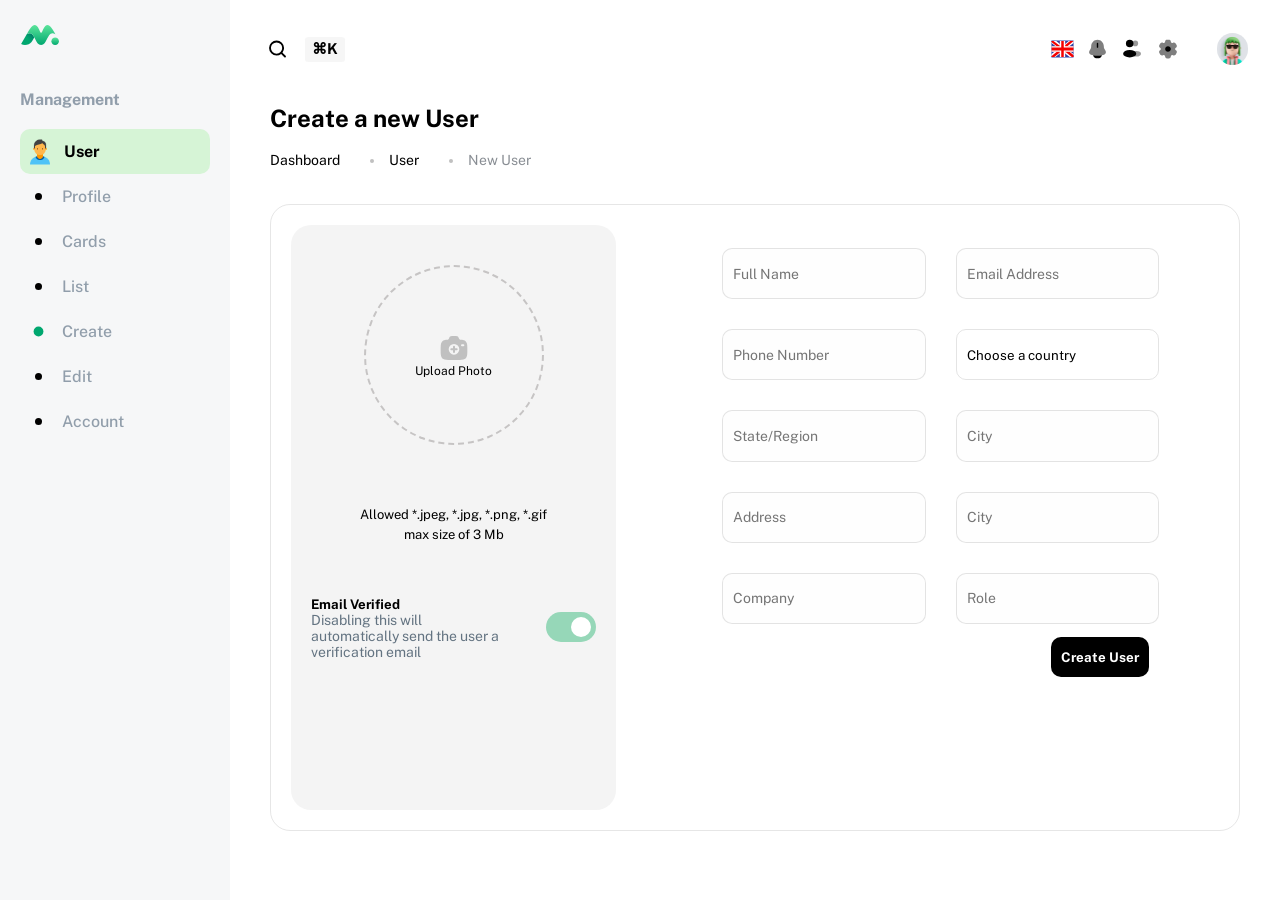
<file: pages/Create.html>
<!DOCTYPE html>
<html lang="en">

<head>
    <meta charset="UTF-8" />
    <meta name="viewport" content="width=device-width, initial-scale=1.0" />
    <title>CRUD APP | HOMEPAGE</title>
    <link rel="stylesheet" href="../css/create.css" />
</head>

<body>
    <main>
        <div id="page1">
            <div id="container">
                <div id="sidebar">
                    <div id="logo">
                        <svg xmlns="http://www.w3.org/2000/svg" viewBox="0 0 512 512">
                            <defs>
                                <linearGradient id="BG1" x1="100%" x2="50%" y1="9.946%" y2="50%">
                                    <stop offset="0%" stop-color="#007867"></stop>
                                    <stop offset="100%" stop-color="#00A76F"></stop>
                                </linearGradient>
                                <linearGradient id="BG2" x1="50%" x2="50%" y1="0%" y2="100%">
                                    <stop offset="0%" stop-color="#5BE49B"></stop>
                                    <stop offset="100%" stop-color="#00A76F"></stop>
                                </linearGradient>
                                <linearGradient id="BG3" x1="50%" x2="50%" y1="0%" y2="100%">
                                    <stop offset="0%" stop-color="#5BE49B"></stop>
                                    <stop offset="100%" stop-color="#00A76F"></stop>
                                </linearGradient>
                            </defs>
                            <g fill="#00A76F" fill-rule="evenodd" stroke="none" stroke-width="1">
                                <path fill="url(#BG1)"
                                    d="M183.168 285.573l-2.918 5.298-2.973 5.363-2.846 5.095-2.274 4.043-2.186 3.857-2.506 4.383-1.6 2.774-2.294 3.939-1.099 1.869-1.416 2.388-1.025 1.713-1.317 2.18-.95 1.558-1.514 2.447-.866 1.38-.833 1.312-.802 1.246-.77 1.18-.739 1.111-.935 1.38-.664.956-.425.6-.41.572-.59.8-.376.497-.537.69-.171.214c-10.76 13.37-22.496 23.493-36.93 29.334-30.346 14.262-68.07 14.929-97.202-2.704l72.347-124.682 2.8-1.72c49.257-29.326 73.08 1.117 94.02 40.927z">
                                </path>
                                <path fill="url(#BG2)"
                                    d="M444.31 229.726c-46.27-80.956-94.1-157.228-149.043-45.344-7.516 14.384-12.995 42.337-25.267 42.337v-.142c-12.272 0-17.75-27.953-25.265-42.337C189.79 72.356 141.96 148.628 95.69 229.584c-3.483 6.106-6.828 11.932-9.69 16.996 106.038-67.127 97.11 135.667 184 137.278V384c86.891-1.611 77.962-204.405 184-137.28-2.86-5.062-6.206-10.888-9.69-16.994">
                                </path>
                                <path fill="url(#BG3)"
                                    d="M450 384c26.509 0 48-21.491 48-48s-21.491-48-48-48-48 21.491-48 48 21.491 48 48 48">
                                </path>
                            </g>
                        </svg>
                    </div>
                    <div id="sub-head">
                        <p>Management</p>
                    </div>
                    <div class="module-container">
                        <div class="module active-module">
                            <div class="first">
                                <img src="../assets/useIcon.png" id="user" alt="">
                                <p style="margin-left: -11px;">User</p>
                            </div>
                        </div>
                    </div>
                    <div id="user-work">
                        <div class="module-container">
                            <div class="module">
                                <div class="first">
                                    <div class="circle"></div>
                                    <a href="./Dashboard.html">Profile</a>
                                </div>
                            </div>
                        </div>
                        <div class="module-container">
                            <div class="module">
                                <div class="first">
                                    <div class="circle"></div>
                                    <a href="./Cards.html">Cards</a>
                                </div>
                            </div>
                        </div>
                        <div class="module-container">
                            <div class="module">
                                <div class="first">
                                    <div class="circle"></div>
                                    <a href="./List.html">List</a>
                                </div>
                            </div>
                        </div>
                        <div class="module-container">
                            <div class="module active">
                                <div class="first">
                                    <div class="circle"></div>
                                    <a href="../pages/Create.html">Create</a>
                                </div>
                            </div>
                        </div>
                        <div class="module-container">
                            <div class="module">
                                <div class="first">
                                    <div class="circle"></div>
                                    <a href="../pages/Edit.html">Edit</a>
                                </div>
                            </div>
                        </div>
                        <div class="module-container">
                            <div class="module">
                                <div class="first">
                                    <div class="circle"></div>
                                    <a href="../pages/Account.html">Account</a>
                                </div>
                            </div>
                        </div>
                    </div>
                </div>

                <div id="rightbar">
                    <div id="topbar">
                        <div id="tleft">
                            <div class="round">
                                <svg xmlns="http://www.w3.org/2000/svg" style="scale: 1.5;"
                                    xmlns:xlink="http://www.w3.org/1999/xlink" aria-hidden="true" role="img"
                                    class="component-iconify MuiBox-root css-1t9pz9x iconify iconify--eva"
                                    viewBox="0 0 24 24">
                                    <path fill="currentColor"
                                        d="m20.71 19.29l-3.4-3.39A7.92 7.92 0 0 0 19 11a8 8 0 1 0-8 8a7.92 7.92 0 0 0 4.9-1.69l3.39 3.4a1 1 0 0 0 1.42 0a1 1 0 0 0 0-1.42M5 11a6 6 0 1 1 6 6a6 6 0 0 1-6-6">
                                    </path>
                                </svg>
                            </div>
                            <div class="round1" style=" margin-left: 10px;">
                                <h1>⌘K</h1>
                            </div>

                        </div>
                        <div id="tright">
                            <div class="round">
                                <svg xmlns="http://www.w3.org/2000/svg" class="svgs"
                                    xmlns:xlink="http://www.w3.org/1999/xlink" aria-hidden="true" role="img"
                                    class="component-iconify MuiBox-root css-1virv8 iconify iconify--flagpack"
                                    width="1.34em" height="1em" viewBox="0 0 32 24">
                                    <g fill="none">
                                        <path fill="#2E42A5" fill-rule="evenodd" d="M0 0v24h32V0z" clip-rule="evenodd">
                                        </path>
                                        <mask id="iconifyReact124" width="32" height="24" x="0" y="0"
                                            maskUnits="userSpaceOnUse" style="mask-type:luminance">
                                            <path fill="#fff" fill-rule="evenodd" d="M0 0v24h32V0z" clip-rule="evenodd">
                                            </path>
                                        </mask>
                                        <g mask="url(#iconifyReact124)">
                                            <path fill="#fff"
                                                d="m-3.563 22.285l7.041 2.979L32.16 3.238l3.714-4.426l-7.53-.995l-11.698 9.491l-9.416 6.396z">
                                            </path>
                                            <path fill="#F50100" d="M-2.6 24.372L.989 26.1L34.54-1.599h-5.037z"></path>
                                            <path fill="#fff"
                                                d="m35.563 22.285l-7.042 2.979L-.159 3.238l-3.715-4.426l7.53-.995l11.698 9.491l9.416 6.396z">
                                            </path>
                                            <path fill="#F50100"
                                                d="m35.323 23.783l-3.588 1.728l-14.286-11.86l-4.236-1.324l-17.445-13.5H.806l17.434 13.18l4.631 1.588z">
                                            </path>
                                            <mask id="iconifyReact125" fill="#fff">
                                                <path fill-rule="evenodd"
                                                    d="M19.778-2h-7.556V8H-1.973v8h14.195v10h7.556V16h14.25V8h-14.25z"
                                                    clip-rule="evenodd"></path>
                                            </mask>
                                            <path fill="#F50100" fill-rule="evenodd"
                                                d="M19.778-2h-7.556V8H-1.973v8h14.195v10h7.556V16h14.25V8h-14.25z"
                                                clip-rule="evenodd"></path>
                                            <path fill="#fff"
                                                d="M12.222-2v-2h-2v2zm7.556 0h2v-2h-2zM12.222 8v2h2V8zM-1.973 8V6h-2v2zm0 8h-2v2h2zm14.195 0h2v-2h-2zm0 10h-2v2h2zm7.556 0v2h2v-2zm0-10v-2h-2v2zm14.25 0v2h2v-2zm0-8h2V6h-2zm-14.25 0h-2v2h2zm-7.556-8h7.556v-4h-7.556zm2 8V-2h-4V8zm-16.195 2h14.195V6H-1.973zm2 6V8h-4v8zm12.195-2H-1.973v4h14.195zm2 12V16h-4v10zm5.556-2h-7.556v4h7.556zm-2-8v10h4V16zm16.25-2h-14.25v4h14.25zm-2-6v8h4V8zm-12.25 2h14.25V6h-14.25zm-2-12V8h4V-2z"
                                                mask="url(#iconifyReact125)"></path>
                                        </g>
                                    </g>
                                </svg>
                            </div>
                            <div class="round">
                                <svg xmlns="http://www.w3.org/2000/svg" class="svgs"
                                    xmlns:xlink="http://www.w3.org/1999/xlink" aria-hidden="true" role="img"
                                    class="component-iconify MuiBox-root css-9uy14h iconify iconify--solar" width="1em"
                                    height="1em" viewBox="0 0 24 24">
                                    <path fill="currentColor"
                                        d="M18.75 9v.704c0 .845.24 1.671.692 2.374l1.108 1.723c1.011 1.574.239 3.713-1.52 4.21a25.794 25.794 0 0 1-14.06 0c-1.759-.497-2.531-2.636-1.52-4.21l1.108-1.723a4.393 4.393 0 0 0 .693-2.374V9c0-3.866 3.022-7 6.749-7s6.75 3.134 6.75 7"
                                        opacity=".5"></path>
                                    <path fill="currentColor"
                                        d="M12.75 6a.75.75 0 0 0-1.5 0v4a.75.75 0 0 0 1.5 0zM7.243 18.545a5.002 5.002 0 0 0 9.513 0c-3.145.59-6.367.59-9.513 0">
                                    </path>
                                </svg>
                            </div>
                            <div class="round">
                                <svg xmlns="http://www.w3.org/2000/svg" class="svgs"
                                    xmlns:xlink="http://www.w3.org/1999/xlink" aria-hidden="true" role="img"
                                    class="component-iconify MuiBox-root css-9uy14h iconify iconify--solar" width="1em"
                                    height="1em" viewBox="0 0 24 24">
                                    <circle cx="15" cy="6" r="3" fill="currentColor" opacity=".4"></circle>
                                    <ellipse cx="16" cy="17" fill="currentColor" opacity=".4" rx="5" ry="3"></ellipse>
                                    <circle cx="9.001" cy="6" r="4" fill="currentColor"></circle>
                                    <ellipse cx="9.001" cy="17.001" fill="currentColor" rx="7" ry="4"></ellipse>
                                </svg>
                            </div>
                            <div class="round" style="margin-right: 30px;">
                                <svg xmlns="http://www.w3.org/2000/svg" class="svgs"
                                    xmlns:xlink="http://www.w3.org/1999/xlink" aria-hidden="true" role="img"
                                    class="component-iconify MuiBox-root css-9uy14h iconify iconify--solar" width="1em"
                                    height="1em" viewBox="0 0 24 24">
                                    <path fill="currentColor" fill-rule="evenodd"
                                        d="M14.279 2.152C13.909 2 13.439 2 12.5 2s-1.408 0-1.779.152a2.008 2.008 0 0 0-1.09 1.083c-.094.223-.13.484-.145.863a1.615 1.615 0 0 1-.796 1.353a1.64 1.64 0 0 1-1.579.008c-.338-.178-.583-.276-.825-.308a2.026 2.026 0 0 0-1.49.396c-.318.242-.553.646-1.022 1.453c-.47.807-.704 1.21-.757 1.605c-.07.526.074 1.058.4 1.479c.148.192.357.353.68.555c.477.297.783.803.783 1.361c0 .558-.306 1.064-.782 1.36c-.324.203-.533.364-.682.556a1.99 1.99 0 0 0-.399 1.479c.053.394.287.798.757 1.605c.47.807.704 1.21 1.022 1.453c.424.323.96.465 1.49.396c.242-.032.487-.13.825-.308a1.64 1.64 0 0 1 1.58.008c.486.28.774.795.795 1.353c.015.38.051.64.145.863c.204.49.596.88 1.09 1.083c.37.152.84.152 1.779.152s1.409 0 1.779-.152a2.008 2.008 0 0 0 1.09-1.083c.094-.223.13-.483.145-.863c.02-.558.309-1.074.796-1.353a1.64 1.64 0 0 1 1.579-.008c.338.178.583.276.825.308c.53.07 1.066-.073 1.49-.396c.318-.242.553-.646 1.022-1.453c.47-.807.704-1.21.757-1.605a1.99 1.99 0 0 0-.4-1.479c-.148-.192-.357-.353-.68-.555c-.477-.297-.783-.803-.783-1.361c0-.558.306-1.064.782-1.36c.324-.203.533-.364.682-.556a1.99 1.99 0 0 0 .399-1.479c-.053-.394-.287-.798-.757-1.605c-.47-.807-.704-1.21-1.022-1.453a2.026 2.026 0 0 0-1.49-.396c-.242.032-.487.13-.825.308a1.64 1.64 0 0 1-1.58-.008a1.615 1.615 0 0 1-.795-1.353c-.015-.38-.051-.64-.145-.863a2.007 2.007 0 0 0-1.09-1.083"
                                        clip-rule="evenodd" opacity=".5"></path>
                                    <path fill="currentColor"
                                        d="M15.523 12c0 1.657-1.354 3-3.023 3c-1.67 0-3.023-1.343-3.023-3S10.83 9 12.5 9c1.67 0 3.023 1.343 3.023 3">
                                    </path>
                                </svg>
                            </div>
                            <div class="round">
                                <img src="../assets/avatar_25.jpg" alt="">
                            </div>
                        </div>
                    </div>
                    <div id="heading">
                        <div id="sub-heading-1">
                            <h1>Create a new User</h1>
                            <div class="userList">
                                <li>Dashboard</li>
                                <li>User</li>
                                <li>New User</li>
                            </div>
                        </div>
                    </div>
                    <div id="create-user">
                        <form id="dataForm">
                            <div class="form-container">
                                <div class="form-left">
                                    <div class="photo-upload">
                                        <label for="photo">
                                            <svg xmlns="http://www.w3.org/2000/svg"
                                                xmlns:xlink="http://www.w3.org/1999/xlink" aria-hidden="true" role="img"
                                                class="component-iconify MuiBox-root css-x3wokz iconify iconify--solar"
                                                width="2em" height="2em" viewBox="0 0 24 24">
                                                <g fill="silver" fill-rule="evenodd" clip-rule="evenodd">
                                                    <path
                                                        d="M12 10.25a.75.75 0 0 1 .75.75v1.25H14a.75.75 0 0 1 0 1.5h-1.25V15a.75.75 0 0 1-1.5 0v-1.25H10a.75.75 0 0 1 0-1.5h1.25V11a.75.75 0 0 1 .75-.75">
                                                    </path>
                                                    <path
                                                        d="M9.778 21h4.444c3.121 0 4.682 0 5.803-.735a4.408 4.408 0 0 0 1.226-1.204c.749-1.1.749-2.633.749-5.697c0-3.065 0-4.597-.749-5.697a4.407 4.407 0 0 0-1.226-1.204c-.72-.473-1.622-.642-3.003-.702c-.659 0-1.226-.49-1.355-1.125A2.064 2.064 0 0 0 13.634 3h-3.268c-.988 0-1.839.685-2.033 1.636c-.129.635-.696 1.125-1.355 1.125c-1.38.06-2.282.23-3.003.702A4.405 4.405 0 0 0 2.75 7.667C2 8.767 2 10.299 2 13.364c0 3.064 0 4.596.749 5.697c.324.476.74.885 1.226 1.204C5.096 21 6.657 21 9.778 21M16 13a4 4 0 1 1-8 0a4 4 0 0 1 8 0m2-3.75a.75.75 0 0 0 0 1.5h1a.75.75 0 0 0 0-1.5z">
                                                    </path>
                                                </g>
                                            </svg>
                                            <p>Upload Photo</p>
                                        </label>
                                        <input type="file" name="photo" id="photo">
                                    </div>
                                    <div class="instr">
                                        <p>Allowed *.jpeg, *.jpg, *.png, *.gif
                                            max size of 3 Mb</p>
                                    </div>
                                    <div id="email-verify">
                                        <h5>Email Verified</h5>
                                        <div>
                                            <p>Disabling this will automatically send the user a verification email</p>
                                            <button>
                                                <span></span>
                                            </button>
                                        </div>
                                    </div>
                                </div>
                                <div class="form-right">
                                    <div id="person-details">
                                        <input type="text" placeholder="Full Name">
                                        <input type="text" placeholder="Email Address">
                                        <input type="Number" placeholder="Phone Number">
                                        <select id="country-select">
                                            <option value="" selected>Choose a country</option>
                                            <option value="AD">India +91</option>
                                            <option value="AD">Andorra (AD) +376</option>
                                            <option value="AE">United Arab Emirates (AE) +971</option>
                                            <option value="AF">Afghanistan (AF) +93</option>
                                            <option value="AG">Antigua and Barbuda (AG) +1-268</option>
                                            <option value="AI">Anguilla (AI) +1-264</option>
                                            <option value="AL">Albania (AL) +355</option>
                                            <option value="AM">Armenia (AM) +374</option>
                                            <option value="AO">Angola (AO) +244</option>
                                            <!-- Add more options as needed -->
                                        </select>
                                        <input type="text" placeholder="State/Region">
                                        <input type="text" placeholder="City">
                                        <input type="text" placeholder="Address">
                                        <input type="text" placeholder="City">
                                        <input type="text" placeholder="Company">
                                        <input type="text" placeholder="Role">
                                    </div>

                                    <div id="form-submit">
                                        <button type="submit" style="background-color: black;">Create User</button>
                                    </div>
                                </div>
                            </div>
                        </form>
                    </div>
                </div>
            </div>
        </div>
    </main>
</body>

</html>
</file>
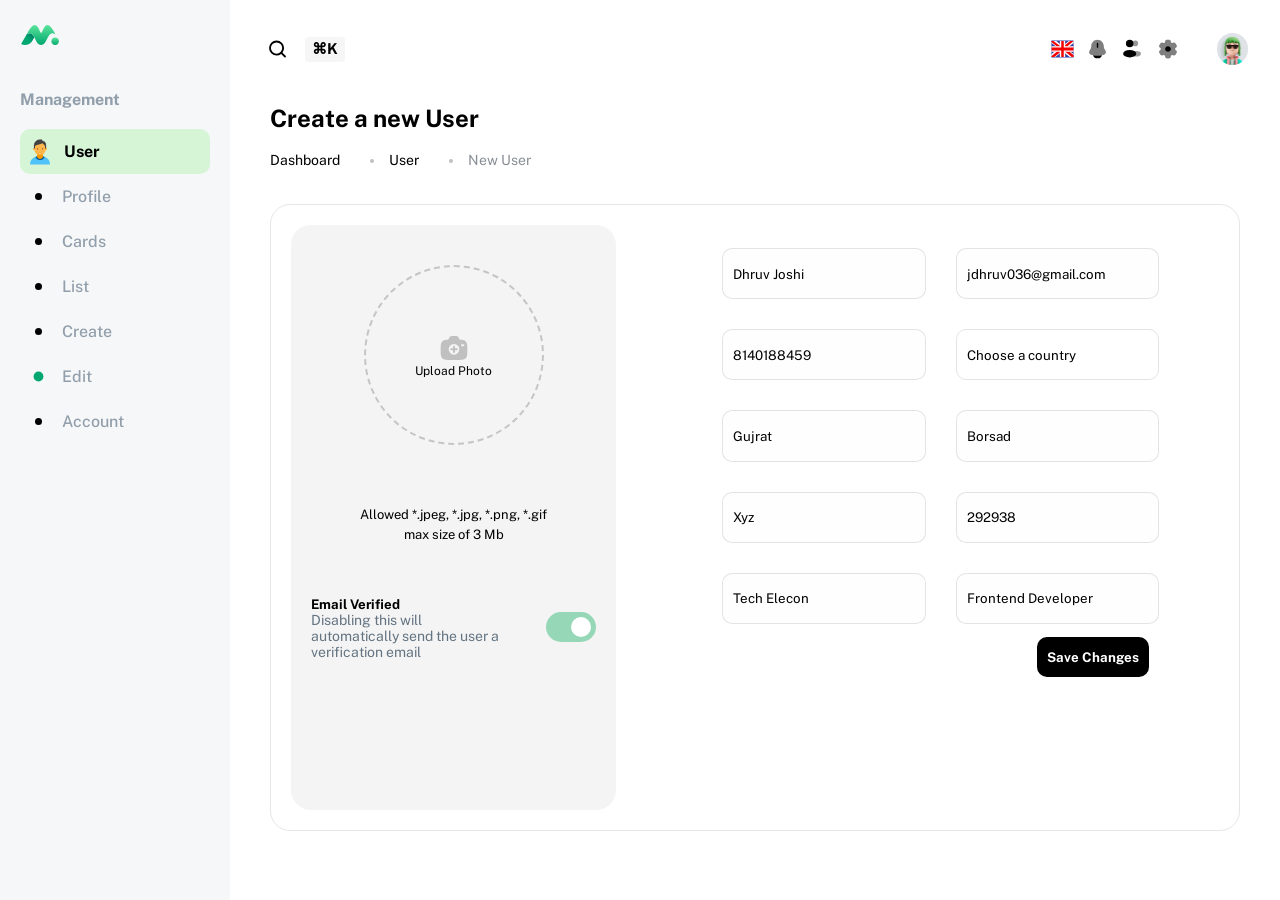
<file: pages/Edit.html>
<!DOCTYPE html>
<html lang="en">

<head>
    <meta charset="UTF-8" />
    <meta name="viewport" content="width=device-width, initial-scale=1.0" />
    <title>CRUD APP | HOMEPAGE</title>
    <link rel="stylesheet" href="../css/create.css" />
</head>

<body>
    <main>
        <div id="page1">
            <div id="container">
                <div id="sidebar">
                    <div id="logo">
                        <svg xmlns="http://www.w3.org/2000/svg" viewBox="0 0 512 512">
                            <defs>
                                <linearGradient id="BG1" x1="100%" x2="50%" y1="9.946%" y2="50%">
                                    <stop offset="0%" stop-color="#007867"></stop>
                                    <stop offset="100%" stop-color="#00A76F"></stop>
                                </linearGradient>
                                <linearGradient id="BG2" x1="50%" x2="50%" y1="0%" y2="100%">
                                    <stop offset="0%" stop-color="#5BE49B"></stop>
                                    <stop offset="100%" stop-color="#00A76F"></stop>
                                </linearGradient>
                                <linearGradient id="BG3" x1="50%" x2="50%" y1="0%" y2="100%">
                                    <stop offset="0%" stop-color="#5BE49B"></stop>
                                    <stop offset="100%" stop-color="#00A76F"></stop>
                                </linearGradient>
                            </defs>
                            <g fill="#00A76F" fill-rule="evenodd" stroke="none" stroke-width="1">
                                <path fill="url(#BG1)"
                                    d="M183.168 285.573l-2.918 5.298-2.973 5.363-2.846 5.095-2.274 4.043-2.186 3.857-2.506 4.383-1.6 2.774-2.294 3.939-1.099 1.869-1.416 2.388-1.025 1.713-1.317 2.18-.95 1.558-1.514 2.447-.866 1.38-.833 1.312-.802 1.246-.77 1.18-.739 1.111-.935 1.38-.664.956-.425.6-.41.572-.59.8-.376.497-.537.69-.171.214c-10.76 13.37-22.496 23.493-36.93 29.334-30.346 14.262-68.07 14.929-97.202-2.704l72.347-124.682 2.8-1.72c49.257-29.326 73.08 1.117 94.02 40.927z">
                                </path>
                                <path fill="url(#BG2)"
                                    d="M444.31 229.726c-46.27-80.956-94.1-157.228-149.043-45.344-7.516 14.384-12.995 42.337-25.267 42.337v-.142c-12.272 0-17.75-27.953-25.265-42.337C189.79 72.356 141.96 148.628 95.69 229.584c-3.483 6.106-6.828 11.932-9.69 16.996 106.038-67.127 97.11 135.667 184 137.278V384c86.891-1.611 77.962-204.405 184-137.28-2.86-5.062-6.206-10.888-9.69-16.994">
                                </path>
                                <path fill="url(#BG3)"
                                    d="M450 384c26.509 0 48-21.491 48-48s-21.491-48-48-48-48 21.491-48 48 21.491 48 48 48">
                                </path>
                            </g>
                        </svg>
                    </div>
                    <div id="sub-head">
                        <p>Management</p>
                    </div>
                    <div class="module-container">
                        <div class="module active-module">
                            <div class="first">
                                <img src="../assets/useIcon.png" id="user" alt="">
                                <p style="margin-left: -11px;">User</p>
                            </div>
                        </div>
                    </div>
                    <div id="user-work">
                        <div class="module-container">
                            <div class="module">
                                <div class="first">
                                    <div class="circle"></div>
                                    <a href="./Dashboard.html">Profile</a>
                                </div>
                            </div>
                        </div>
                        <div class="module-container">
                            <div class="module">
                                <div class="first">
                                    <div class="circle"></div>
                                    <a href="./Cards.html">Cards</a>
                                </div>
                            </div>
                        </div>
                        <div class="module-container">
                            <div class="module">
                                <div class="first">
                                    <div class="circle"></div>
                                    <a href="./List.html">List</a>
                                </div>
                            </div>
                        </div>
                        <div class="module-container">
                            <div class="module">
                                <div class="first">
                                    <div class="circle"></div>
                                    <a href="../pages/Create.html">Create</a>
                                </div>
                            </div>
                        </div>
                        <div class="module-container">
                            <div class="module active">
                                <div class="first">
                                    <div class="circle"></div>
                                    <a href="../pages/Edit.html">Edit</a>
                                </div>
                            </div>
                        </div>
                        <div class="module-container">
                            <div class="module">
                                <div class="first">
                                    <div class="circle"></div>
                                    <a href="../pages/Account.html">Account</a>
                                </div>
                            </div>
                        </div>
                    </div>
                </div>

                <div id="rightbar">
                    <div id="topbar">
                        <div id="tleft">
                            <div class="round">
                                <svg xmlns="http://www.w3.org/2000/svg" style="scale: 1.5;"
                                    xmlns:xlink="http://www.w3.org/1999/xlink" aria-hidden="true" role="img"
                                    class="component-iconify MuiBox-root css-1t9pz9x iconify iconify--eva"
                                    viewBox="0 0 24 24">
                                    <path fill="currentColor"
                                        d="m20.71 19.29l-3.4-3.39A7.92 7.92 0 0 0 19 11a8 8 0 1 0-8 8a7.92 7.92 0 0 0 4.9-1.69l3.39 3.4a1 1 0 0 0 1.42 0a1 1 0 0 0 0-1.42M5 11a6 6 0 1 1 6 6a6 6 0 0 1-6-6">
                                    </path>
                                </svg>
                            </div>
                            <div class="round1" style=" margin-left: 10px;">
                                <h1>⌘K</h1>
                            </div>

                        </div>
                        <div id="tright">
                            <div class="round">
                                <svg xmlns="http://www.w3.org/2000/svg" class="svgs"
                                    xmlns:xlink="http://www.w3.org/1999/xlink" aria-hidden="true" role="img"
                                    class="component-iconify MuiBox-root css-1virv8 iconify iconify--flagpack"
                                    width="1.34em" height="1em" viewBox="0 0 32 24">
                                    <g fill="none">
                                        <path fill="#2E42A5" fill-rule="evenodd" d="M0 0v24h32V0z" clip-rule="evenodd">
                                        </path>
                                        <mask id="iconifyReact124" width="32" height="24" x="0" y="0"
                                            maskUnits="userSpaceOnUse" style="mask-type:luminance">
                                            <path fill="#fff" fill-rule="evenodd" d="M0 0v24h32V0z" clip-rule="evenodd">
                                            </path>
                                        </mask>
                                        <g mask="url(#iconifyReact124)">
                                            <path fill="#fff"
                                                d="m-3.563 22.285l7.041 2.979L32.16 3.238l3.714-4.426l-7.53-.995l-11.698 9.491l-9.416 6.396z">
                                            </path>
                                            <path fill="#F50100" d="M-2.6 24.372L.989 26.1L34.54-1.599h-5.037z"></path>
                                            <path fill="#fff"
                                                d="m35.563 22.285l-7.042 2.979L-.159 3.238l-3.715-4.426l7.53-.995l11.698 9.491l9.416 6.396z">
                                            </path>
                                            <path fill="#F50100"
                                                d="m35.323 23.783l-3.588 1.728l-14.286-11.86l-4.236-1.324l-17.445-13.5H.806l17.434 13.18l4.631 1.588z">
                                            </path>
                                            <mask id="iconifyReact125" fill="#fff">
                                                <path fill-rule="evenodd"
                                                    d="M19.778-2h-7.556V8H-1.973v8h14.195v10h7.556V16h14.25V8h-14.25z"
                                                    clip-rule="evenodd"></path>
                                            </mask>
                                            <path fill="#F50100" fill-rule="evenodd"
                                                d="M19.778-2h-7.556V8H-1.973v8h14.195v10h7.556V16h14.25V8h-14.25z"
                                                clip-rule="evenodd"></path>
                                            <path fill="#fff"
                                                d="M12.222-2v-2h-2v2zm7.556 0h2v-2h-2zM12.222 8v2h2V8zM-1.973 8V6h-2v2zm0 8h-2v2h2zm14.195 0h2v-2h-2zm0 10h-2v2h2zm7.556 0v2h2v-2zm0-10v-2h-2v2zm14.25 0v2h2v-2zm0-8h2V6h-2zm-14.25 0h-2v2h2zm-7.556-8h7.556v-4h-7.556zm2 8V-2h-4V8zm-16.195 2h14.195V6H-1.973zm2 6V8h-4v8zm12.195-2H-1.973v4h14.195zm2 12V16h-4v10zm5.556-2h-7.556v4h7.556zm-2-8v10h4V16zm16.25-2h-14.25v4h14.25zm-2-6v8h4V8zm-12.25 2h14.25V6h-14.25zm-2-12V8h4V-2z"
                                                mask="url(#iconifyReact125)"></path>
                                        </g>
                                    </g>
                                </svg>
                            </div>
                            <div class="round">
                                <svg xmlns="http://www.w3.org/2000/svg" class="svgs"
                                    xmlns:xlink="http://www.w3.org/1999/xlink" aria-hidden="true" role="img"
                                    class="component-iconify MuiBox-root css-9uy14h iconify iconify--solar" width="1em"
                                    height="1em" viewBox="0 0 24 24">
                                    <path fill="currentColor"
                                        d="M18.75 9v.704c0 .845.24 1.671.692 2.374l1.108 1.723c1.011 1.574.239 3.713-1.52 4.21a25.794 25.794 0 0 1-14.06 0c-1.759-.497-2.531-2.636-1.52-4.21l1.108-1.723a4.393 4.393 0 0 0 .693-2.374V9c0-3.866 3.022-7 6.749-7s6.75 3.134 6.75 7"
                                        opacity=".5"></path>
                                    <path fill="currentColor"
                                        d="M12.75 6a.75.75 0 0 0-1.5 0v4a.75.75 0 0 0 1.5 0zM7.243 18.545a5.002 5.002 0 0 0 9.513 0c-3.145.59-6.367.59-9.513 0">
                                    </path>
                                </svg>
                            </div>
                            <div class="round">
                                <svg xmlns="http://www.w3.org/2000/svg" class="svgs"
                                    xmlns:xlink="http://www.w3.org/1999/xlink" aria-hidden="true" role="img"
                                    class="component-iconify MuiBox-root css-9uy14h iconify iconify--solar" width="1em"
                                    height="1em" viewBox="0 0 24 24">
                                    <circle cx="15" cy="6" r="3" fill="currentColor" opacity=".4"></circle>
                                    <ellipse cx="16" cy="17" fill="currentColor" opacity=".4" rx="5" ry="3"></ellipse>
                                    <circle cx="9.001" cy="6" r="4" fill="currentColor"></circle>
                                    <ellipse cx="9.001" cy="17.001" fill="currentColor" rx="7" ry="4"></ellipse>
                                </svg>
                            </div>
                            <div class="round" style="margin-right: 30px;">
                                <svg xmlns="http://www.w3.org/2000/svg" class="svgs"
                                    xmlns:xlink="http://www.w3.org/1999/xlink" aria-hidden="true" role="img"
                                    class="component-iconify MuiBox-root css-9uy14h iconify iconify--solar" width="1em"
                                    height="1em" viewBox="0 0 24 24">
                                    <path fill="currentColor" fill-rule="evenodd"
                                        d="M14.279 2.152C13.909 2 13.439 2 12.5 2s-1.408 0-1.779.152a2.008 2.008 0 0 0-1.09 1.083c-.094.223-.13.484-.145.863a1.615 1.615 0 0 1-.796 1.353a1.64 1.64 0 0 1-1.579.008c-.338-.178-.583-.276-.825-.308a2.026 2.026 0 0 0-1.49.396c-.318.242-.553.646-1.022 1.453c-.47.807-.704 1.21-.757 1.605c-.07.526.074 1.058.4 1.479c.148.192.357.353.68.555c.477.297.783.803.783 1.361c0 .558-.306 1.064-.782 1.36c-.324.203-.533.364-.682.556a1.99 1.99 0 0 0-.399 1.479c.053.394.287.798.757 1.605c.47.807.704 1.21 1.022 1.453c.424.323.96.465 1.49.396c.242-.032.487-.13.825-.308a1.64 1.64 0 0 1 1.58.008c.486.28.774.795.795 1.353c.015.38.051.64.145.863c.204.49.596.88 1.09 1.083c.37.152.84.152 1.779.152s1.409 0 1.779-.152a2.008 2.008 0 0 0 1.09-1.083c.094-.223.13-.483.145-.863c.02-.558.309-1.074.796-1.353a1.64 1.64 0 0 1 1.579-.008c.338.178.583.276.825.308c.53.07 1.066-.073 1.49-.396c.318-.242.553-.646 1.022-1.453c.47-.807.704-1.21.757-1.605a1.99 1.99 0 0 0-.4-1.479c-.148-.192-.357-.353-.68-.555c-.477-.297-.783-.803-.783-1.361c0-.558.306-1.064.782-1.36c.324-.203.533-.364.682-.556a1.99 1.99 0 0 0 .399-1.479c-.053-.394-.287-.798-.757-1.605c-.47-.807-.704-1.21-1.022-1.453a2.026 2.026 0 0 0-1.49-.396c-.242.032-.487.13-.825.308a1.64 1.64 0 0 1-1.58-.008a1.615 1.615 0 0 1-.795-1.353c-.015-.38-.051-.64-.145-.863a2.007 2.007 0 0 0-1.09-1.083"
                                        clip-rule="evenodd" opacity=".5"></path>
                                    <path fill="currentColor"
                                        d="M15.523 12c0 1.657-1.354 3-3.023 3c-1.67 0-3.023-1.343-3.023-3S10.83 9 12.5 9c1.67 0 3.023 1.343 3.023 3">
                                    </path>
                                </svg>
                            </div>
                            <div class="round">
                                <img src="../assets/avatar_25.jpg" alt="">
                            </div>
                        </div>
                    </div>
                    <div id="heading">
                        <div id="sub-heading-1">
                            <h1>Create a new User</h1>
                            <div class="userList">
                                <li>Dashboard</li>
                                <li>User</li>
                                <li>New User</li>
                            </div>
                        </div>
                    </div>
                    <div id="create-user">
                        <div class="form-container">
                            <div class="form-left">
                                <div class="photo-upload">
                                    <label for="photo">
                                        <svg xmlns="http://www.w3.org/2000/svg"
                                            xmlns:xlink="http://www.w3.org/1999/xlink" aria-hidden="true" role="img"
                                            class="component-iconify MuiBox-root css-x3wokz iconify iconify--solar"
                                            width="2em" height="2em" viewBox="0 0 24 24">
                                            <g fill="silver" fill-rule="evenodd" clip-rule="evenodd">
                                                <path
                                                    d="M12 10.25a.75.75 0 0 1 .75.75v1.25H14a.75.75 0 0 1 0 1.5h-1.25V15a.75.75 0 0 1-1.5 0v-1.25H10a.75.75 0 0 1 0-1.5h1.25V11a.75.75 0 0 1 .75-.75">
                                                </path>
                                                <path
                                                    d="M9.778 21h4.444c3.121 0 4.682 0 5.803-.735a4.408 4.408 0 0 0 1.226-1.204c.749-1.1.749-2.633.749-5.697c0-3.065 0-4.597-.749-5.697a4.407 4.407 0 0 0-1.226-1.204c-.72-.473-1.622-.642-3.003-.702c-.659 0-1.226-.49-1.355-1.125A2.064 2.064 0 0 0 13.634 3h-3.268c-.988 0-1.839.685-2.033 1.636c-.129.635-.696 1.125-1.355 1.125c-1.38.06-2.282.23-3.003.702A4.405 4.405 0 0 0 2.75 7.667C2 8.767 2 10.299 2 13.364c0 3.064 0 4.596.749 5.697c.324.476.74.885 1.226 1.204C5.096 21 6.657 21 9.778 21M16 13a4 4 0 1 1-8 0a4 4 0 0 1 8 0m2-3.75a.75.75 0 0 0 0 1.5h1a.75.75 0 0 0 0-1.5z">
                                                </path>
                                            </g>
                                        </svg>
                                        <p>Upload Photo</p>
                                    </label>
                                    <input type="file" name="photo" id="photo">
                                </div>
                                <div class="instr">
                                    <p>Allowed *.jpeg, *.jpg, *.png, *.gif
                                        max size of 3 Mb</p>
                                </div>
                                <div id="email-verify">
                                    <h5>Email Verified</h5>
                                    <div>
                                        <p>Disabling this will automatically send the user a verification email</p>
                                        <button>
                                            <span></span>
                                        </button>
                                    </div>
                                </div>
                            </div>
                            <div class="form-right">
                                <div id="person-details">
                                    <input type="text" placeholder="Full Name" value="Dhruv Joshi">
                                    <input type="text" placeholder="Email Address" value="jdhruv036@gmail.com">
                                    <input type="Number" placeholder="Phone Number" value="8140188459">
                                    <select id="country-select">
                                        <option value="" selected>Choose a country</option>
                                        <option value="AD">India +91</option>
                                        <option value="AD">Andorra (AD) +376</option>
                                        <option value="AE">United Arab Emirates (AE) +971</option>
                                        <option value="AF">Afghanistan (AF) +93</option>
                                        <option value="AG">Antigua and Barbuda (AG) +1-268</option>
                                        <option value="AI">Anguilla (AI) +1-264</option>
                                        <option value="AL">Albania (AL) +355</option>
                                        <option value="AM">Armenia (AM) +374</option>
                                        <option value="AO">Angola (AO) +244</option>
                                        <!-- Add more options as needed -->
                                    </select>
                                    <input type="text" placeholder="State/Region" value="Gujrat">
                                    <input type="text" placeholder="City" value="Borsad">
                                    <input type="text" placeholder="Address" value="Xyz">
                                    <input type="text" placeholder="Zip/Code" value="292938">
                                    <input type="text" placeholder="Company" value="Tech Elecon">
                                    <input type="text" placeholder="Role" value="Frontend Developer">
                                </div>

                               <div id="form-submit">
                                    <button type="submit" style="background-color: black;">Save Changes</button>
                               </div>
                            </div>
                        </div>
                    </div>
                </div>
            </div>
        </div>
    </main>

    <script src="../Js/main.js"></script>
</body>

</html>
</file>
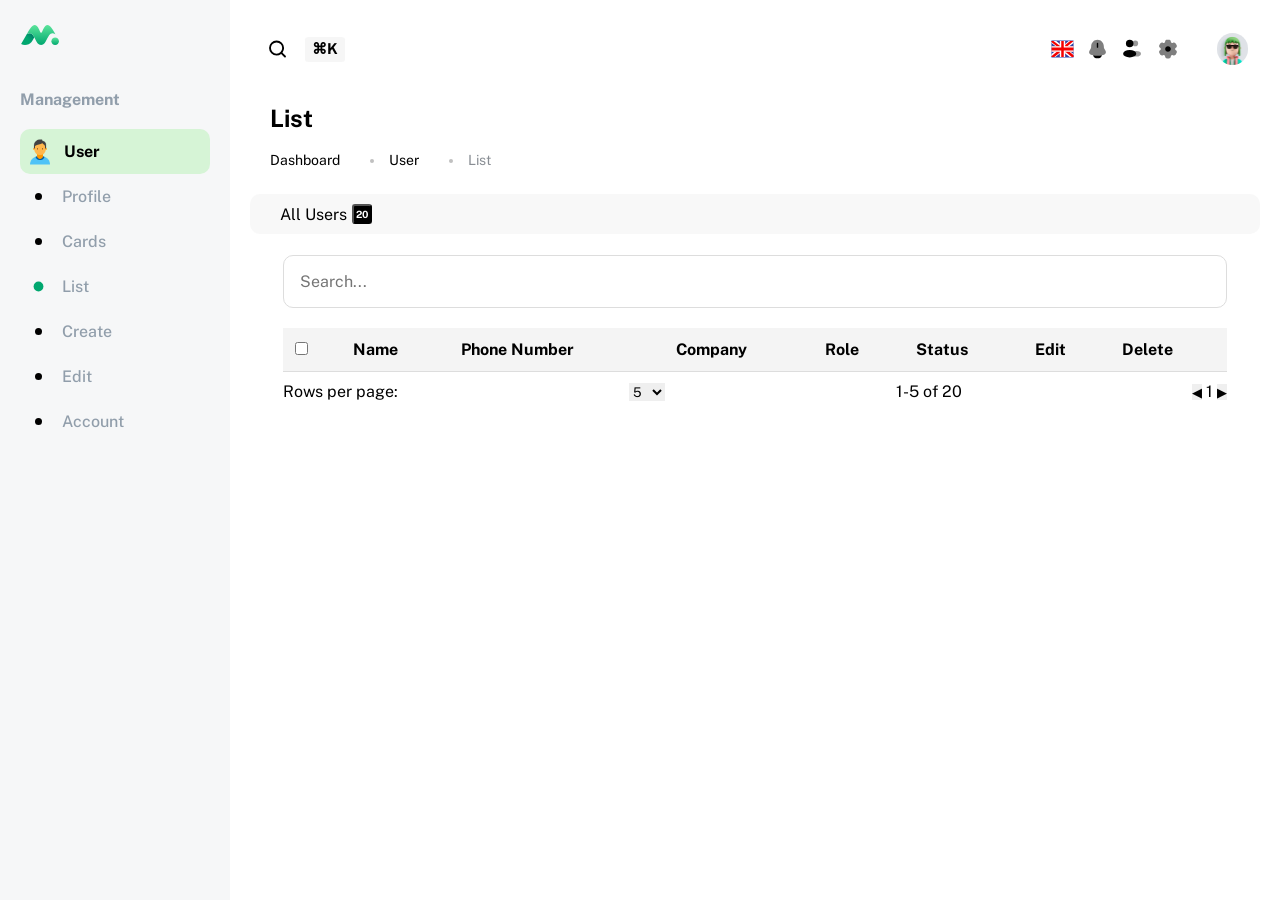
<file: pages/List.html>
<!DOCTYPE html>
<html lang="en">

<head>
    <meta charset="UTF-8" />
    <meta name="viewport" content="width=device-width, initial-scale=1.0" />
    <title>CRUD APP | HOMEPAGE</title>
    <link rel="stylesheet" href="../css/list.css" />
</head>

<body>
    <main>
        <div id="page1">
            <div id="container">
                <div id="sidebar">
                    <div id="logo">
                        <svg xmlns="http://www.w3.org/2000/svg" viewBox="0 0 512 512">
                            <defs>
                                <linearGradient id="BG1" x1="100%" x2="50%" y1="9.946%" y2="50%">
                                    <stop offset="0%" stop-color="#007867"></stop>
                                    <stop offset="100%" stop-color="#00A76F"></stop>
                                </linearGradient>
                                <linearGradient id="BG2" x1="50%" x2="50%" y1="0%" y2="100%">
                                    <stop offset="0%" stop-color="#5BE49B"></stop>
                                    <stop offset="100%" stop-color="#00A76F"></stop>
                                </linearGradient>
                                <linearGradient id="BG3" x1="50%" x2="50%" y1="0%" y2="100%">
                                    <stop offset="0%" stop-color="#5BE49B"></stop>
                                    <stop offset="100%" stop-color="#00A76F"></stop>
                                </linearGradient>
                            </defs>
                            <g fill="#00A76F" fill-rule="evenodd" stroke="none" stroke-width="1">
                                <path fill="url(#BG1)"
                                    d="M183.168 285.573l-2.918 5.298-2.973 5.363-2.846 5.095-2.274 4.043-2.186 3.857-2.506 4.383-1.6 2.774-2.294 3.939-1.099 1.869-1.416 2.388-1.025 1.713-1.317 2.18-.95 1.558-1.514 2.447-.866 1.38-.833 1.312-.802 1.246-.77 1.18-.739 1.111-.935 1.38-.664.956-.425.6-.41.572-.59.8-.376.497-.537.69-.171.214c-10.76 13.37-22.496 23.493-36.93 29.334-30.346 14.262-68.07 14.929-97.202-2.704l72.347-124.682 2.8-1.72c49.257-29.326 73.08 1.117 94.02 40.927z">
                                </path>
                                <path fill="url(#BG2)"
                                    d="M444.31 229.726c-46.27-80.956-94.1-157.228-149.043-45.344-7.516 14.384-12.995 42.337-25.267 42.337v-.142c-12.272 0-17.75-27.953-25.265-42.337C189.79 72.356 141.96 148.628 95.69 229.584c-3.483 6.106-6.828 11.932-9.69 16.996 106.038-67.127 97.11 135.667 184 137.278V384c86.891-1.611 77.962-204.405 184-137.28-2.86-5.062-6.206-10.888-9.69-16.994">
                                </path>
                                <path fill="url(#BG3)"
                                    d="M450 384c26.509 0 48-21.491 48-48s-21.491-48-48-48-48 21.491-48 48 21.491 48 48 48">
                                </path>
                            </g>
                        </svg>
                    </div>
                    <div id="sub-head">
                        <p>Management</p>
                    </div>
                    <div class="module-container">
                        <div class="module active-module">
                            <div class="first">
                                <img src="../assets/useIcon.png" id="user" alt="">
                                <p style="margin-left: -11px;">User</p>
                            </div>
                        </div>
                    </div>
                    <div id="user-work">
                        <div class="module-container">
                            <div class="module">
                                <div class="first">
                                    <div class="circle"></div>
                                    <a href="./Dashboard.html">Profile</a>
                                </div>
                            </div>
                        </div>
                        <div class="module-container">
                            <div class="module">
                                <div class="first">
                                    <div class="circle"></div>
                                    <a href="./Cards.html">Cards</a>
                                </div>
                            </div>
                        </div>
                        <div class="module-container">
                            <div class="module active">
                                <div class="first">
                                    <div class="circle"></div>
                                    <a href="./List.html">List</a>
                                </div>
                            </div>
                        </div>
                        <div class="module-container">
                            <div class="module">
                                <div class="first">
                                    <div class="circle"></div>
                                    <a href="../pages/Create.html">Create</a>
                                </div>
                            </div>
                        </div>
                        <div class="module-container">
                            <div class="module">
                                <div class="first">
                                    <div class="circle"></div>
                                    <a href="../pages/Edit.html">Edit</a>
                                </div>
                            </div>
                        </div>
                        <div class="module-container">
                            <div class="module">
                                <div class="first">
                                    <div class="circle"></div>
                                    <a href="../pages/Account.html">Account</a>
                                </div>
                            </div>
                        </div>
                    </div>
                </div>

                <div id="rightbar">
                    <div id="topbar">
                        <div id="tleft">
                            <div class="round">
                                <svg xmlns="http://www.w3.org/2000/svg" style="scale: 1.5;"
                                    xmlns:xlink="http://www.w3.org/1999/xlink" aria-hidden="true" role="img"
                                    class="component-iconify MuiBox-root css-1t9pz9x iconify iconify--eva"
                                    viewBox="0 0 24 24">
                                    <path fill="currentColor"
                                        d="m20.71 19.29l-3.4-3.39A7.92 7.92 0 0 0 19 11a8 8 0 1 0-8 8a7.92 7.92 0 0 0 4.9-1.69l3.39 3.4a1 1 0 0 0 1.42 0a1 1 0 0 0 0-1.42M5 11a6 6 0 1 1 6 6a6 6 0 0 1-6-6">
                                    </path>
                                </svg>
                            </div>
                            <div class="round1" style=" margin-left: 10px;">
                                <h1>⌘K</h1>
                            </div>

                        </div>
                        <div id="tright">
                            <div class="round">
                                <svg xmlns="http://www.w3.org/2000/svg" class="svgs"
                                    xmlns:xlink="http://www.w3.org/1999/xlink" aria-hidden="true" role="img"
                                    class="component-iconify MuiBox-root css-1virv8 iconify iconify--flagpack"
                                    width="1.34em" height="1em" viewBox="0 0 32 24">
                                    <g fill="none">
                                        <path fill="#2E42A5" fill-rule="evenodd" d="M0 0v24h32V0z" clip-rule="evenodd">
                                        </path>
                                        <mask id="iconifyReact124" width="32" height="24" x="0" y="0"
                                            maskUnits="userSpaceOnUse" style="mask-type:luminance">
                                            <path fill="#fff" fill-rule="evenodd" d="M0 0v24h32V0z" clip-rule="evenodd">
                                            </path>
                                        </mask>
                                        <g mask="url(#iconifyReact124)">
                                            <path fill="#fff"
                                                d="m-3.563 22.285l7.041 2.979L32.16 3.238l3.714-4.426l-7.53-.995l-11.698 9.491l-9.416 6.396z">
                                            </path>
                                            <path fill="#F50100" d="M-2.6 24.372L.989 26.1L34.54-1.599h-5.037z"></path>
                                            <path fill="#fff"
                                                d="m35.563 22.285l-7.042 2.979L-.159 3.238l-3.715-4.426l7.53-.995l11.698 9.491l9.416 6.396z">
                                            </path>
                                            <path fill="#F50100"
                                                d="m35.323 23.783l-3.588 1.728l-14.286-11.86l-4.236-1.324l-17.445-13.5H.806l17.434 13.18l4.631 1.588z">
                                            </path>
                                            <mask id="iconifyReact125" fill="#fff">
                                                <path fill-rule="evenodd"
                                                    d="M19.778-2h-7.556V8H-1.973v8h14.195v10h7.556V16h14.25V8h-14.25z"
                                                    clip-rule="evenodd"></path>
                                            </mask>
                                            <path fill="#F50100" fill-rule="evenodd"
                                                d="M19.778-2h-7.556V8H-1.973v8h14.195v10h7.556V16h14.25V8h-14.25z"
                                                clip-rule="evenodd"></path>
                                            <path fill="#fff"
                                                d="M12.222-2v-2h-2v2zm7.556 0h2v-2h-2zM12.222 8v2h2V8zM-1.973 8V6h-2v2zm0 8h-2v2h2zm14.195 0h2v-2h-2zm0 10h-2v2h2zm7.556 0v2h2v-2zm0-10v-2h-2v2zm14.25 0v2h2v-2zm0-8h2V6h-2zm-14.25 0h-2v2h2zm-7.556-8h7.556v-4h-7.556zm2 8V-2h-4V8zm-16.195 2h14.195V6H-1.973zm2 6V8h-4v8zm12.195-2H-1.973v4h14.195zm2 12V16h-4v10zm5.556-2h-7.556v4h7.556zm-2-8v10h4V16zm16.25-2h-14.25v4h14.25zm-2-6v8h4V8zm-12.25 2h14.25V6h-14.25zm-2-12V8h4V-2z"
                                                mask="url(#iconifyReact125)"></path>
                                        </g>
                                    </g>
                                </svg>
                            </div>
                            <div class="round">
                                <svg xmlns="http://www.w3.org/2000/svg" class="svgs"
                                    xmlns:xlink="http://www.w3.org/1999/xlink" aria-hidden="true" role="img"
                                    class="component-iconify MuiBox-root css-9uy14h iconify iconify--solar" width="1em"
                                    height="1em" viewBox="0 0 24 24">
                                    <path fill="currentColor"
                                        d="M18.75 9v.704c0 .845.24 1.671.692 2.374l1.108 1.723c1.011 1.574.239 3.713-1.52 4.21a25.794 25.794 0 0 1-14.06 0c-1.759-.497-2.531-2.636-1.52-4.21l1.108-1.723a4.393 4.393 0 0 0 .693-2.374V9c0-3.866 3.022-7 6.749-7s6.75 3.134 6.75 7"
                                        opacity=".5"></path>
                                    <path fill="currentColor"
                                        d="M12.75 6a.75.75 0 0 0-1.5 0v4a.75.75 0 0 0 1.5 0zM7.243 18.545a5.002 5.002 0 0 0 9.513 0c-3.145.59-6.367.59-9.513 0">
                                    </path>
                                </svg>
                            </div>
                            <div class="round">
                                <svg xmlns="http://www.w3.org/2000/svg" class="svgs"
                                    xmlns:xlink="http://www.w3.org/1999/xlink" aria-hidden="true" role="img"
                                    class="component-iconify MuiBox-root css-9uy14h iconify iconify--solar" width="1em"
                                    height="1em" viewBox="0 0 24 24">
                                    <circle cx="15" cy="6" r="3" fill="currentColor" opacity=".4"></circle>
                                    <ellipse cx="16" cy="17" fill="currentColor" opacity=".4" rx="5" ry="3"></ellipse>
                                    <circle cx="9.001" cy="6" r="4" fill="currentColor"></circle>
                                    <ellipse cx="9.001" cy="17.001" fill="currentColor" rx="7" ry="4"></ellipse>
                                </svg>
                            </div>
                            <div class="round" style="margin-right: 30px;">
                                <svg xmlns="http://www.w3.org/2000/svg" class="svgs"
                                    xmlns:xlink="http://www.w3.org/1999/xlink" aria-hidden="true" role="img"
                                    class="component-iconify MuiBox-root css-9uy14h iconify iconify--solar" width="1em"
                                    height="1em" viewBox="0 0 24 24">
                                    <path fill="currentColor" fill-rule="evenodd"
                                        d="M14.279 2.152C13.909 2 13.439 2 12.5 2s-1.408 0-1.779.152a2.008 2.008 0 0 0-1.09 1.083c-.094.223-.13.484-.145.863a1.615 1.615 0 0 1-.796 1.353a1.64 1.64 0 0 1-1.579.008c-.338-.178-.583-.276-.825-.308a2.026 2.026 0 0 0-1.49.396c-.318.242-.553.646-1.022 1.453c-.47.807-.704 1.21-.757 1.605c-.07.526.074 1.058.4 1.479c.148.192.357.353.68.555c.477.297.783.803.783 1.361c0 .558-.306 1.064-.782 1.36c-.324.203-.533.364-.682.556a1.99 1.99 0 0 0-.399 1.479c.053.394.287.798.757 1.605c.47.807.704 1.21 1.022 1.453c.424.323.96.465 1.49.396c.242-.032.487-.13.825-.308a1.64 1.64 0 0 1 1.58.008c.486.28.774.795.795 1.353c.015.38.051.64.145.863c.204.49.596.88 1.09 1.083c.37.152.84.152 1.779.152s1.409 0 1.779-.152a2.008 2.008 0 0 0 1.09-1.083c.094-.223.13-.483.145-.863c.02-.558.309-1.074.796-1.353a1.64 1.64 0 0 1 1.579-.008c.338.178.583.276.825.308c.53.07 1.066-.073 1.49-.396c.318-.242.553-.646 1.022-1.453c.47-.807.704-1.21.757-1.605a1.99 1.99 0 0 0-.4-1.479c-.148-.192-.357-.353-.68-.555c-.477-.297-.783-.803-.783-1.361c0-.558.306-1.064.782-1.36c.324-.203.533-.364.682-.556a1.99 1.99 0 0 0 .399-1.479c-.053-.394-.287-.798-.757-1.605c-.47-.807-.704-1.21-1.022-1.453a2.026 2.026 0 0 0-1.49-.396c-.242.032-.487.13-.825.308a1.64 1.64 0 0 1-1.58-.008a1.615 1.615 0 0 1-.795-1.353c-.015-.38-.051-.64-.145-.863a2.007 2.007 0 0 0-1.09-1.083"
                                        clip-rule="evenodd" opacity=".5"></path>
                                    <path fill="currentColor"
                                        d="M15.523 12c0 1.657-1.354 3-3.023 3c-1.67 0-3.023-1.343-3.023-3S10.83 9 12.5 9c1.67 0 3.023 1.343 3.023 3">
                                    </path>
                                </svg>
                            </div>
                            <div class="round">
                                <img src="../assets/avatar_25.jpg" alt="">
                            </div>
                        </div>
                    </div>
                    <div id="heading">
                        <div id="sub-heading-1">
                            <h1>List</h1>
                            <div class="userList">
                                <li>Dashboard</li>
                                <li>User</li>
                                <li>List</li>
                            </div>
                        </div>
                    </div>

                    <div class="list-header">
                        <div class="list-item">
                            <p>All Users</p>
                            <button>20</button>
                        </div>
                    </div>

                    <div class="table-container">
                        <div class="search-container">
                            <input type="text" id="searchBar" placeholder="Search...">
                        </div>
                        <table id="data-table">
                            <thead>
                                <tr>
                                    <th><input type="checkbox"></th>
                                    <th>Name</th>
                                    <th>Phone Number</th>
                                    <th>Company</th>
                                    <th>Role</th>
                                    <th>Status</th>
                                    <th>Edit</th>
                                    <th>Delete</th>
                                </tr>
                            </thead>
                            <tbody>
                                <!-- Data will be loaded here via JavaScript -->
                            </tbody>
                        </table>
                        <div class="pagination">
                            <span>Rows per page:</span>
                            <select id="rowsPerPage">
                                <option value="5">5</option>
                                <option value="10">10</option>
                                <option value="20">20</option>
                            </select>
                            <span id="pageInfo">1-5 of 20</span>
                            <div class="pagination-controls">
                                <button id="prevPage" class="page-btn">◀</button>
                                <span id="currentPage">1</span>
                                <button id="nextPage" class="page-btn">▶</button>
                            </div>
                        </div>
                    </div>

                </div>
            </div>
        </div>
    </main>

    <script src="../Js/main.js"></script>
</body>
</html>
</file>
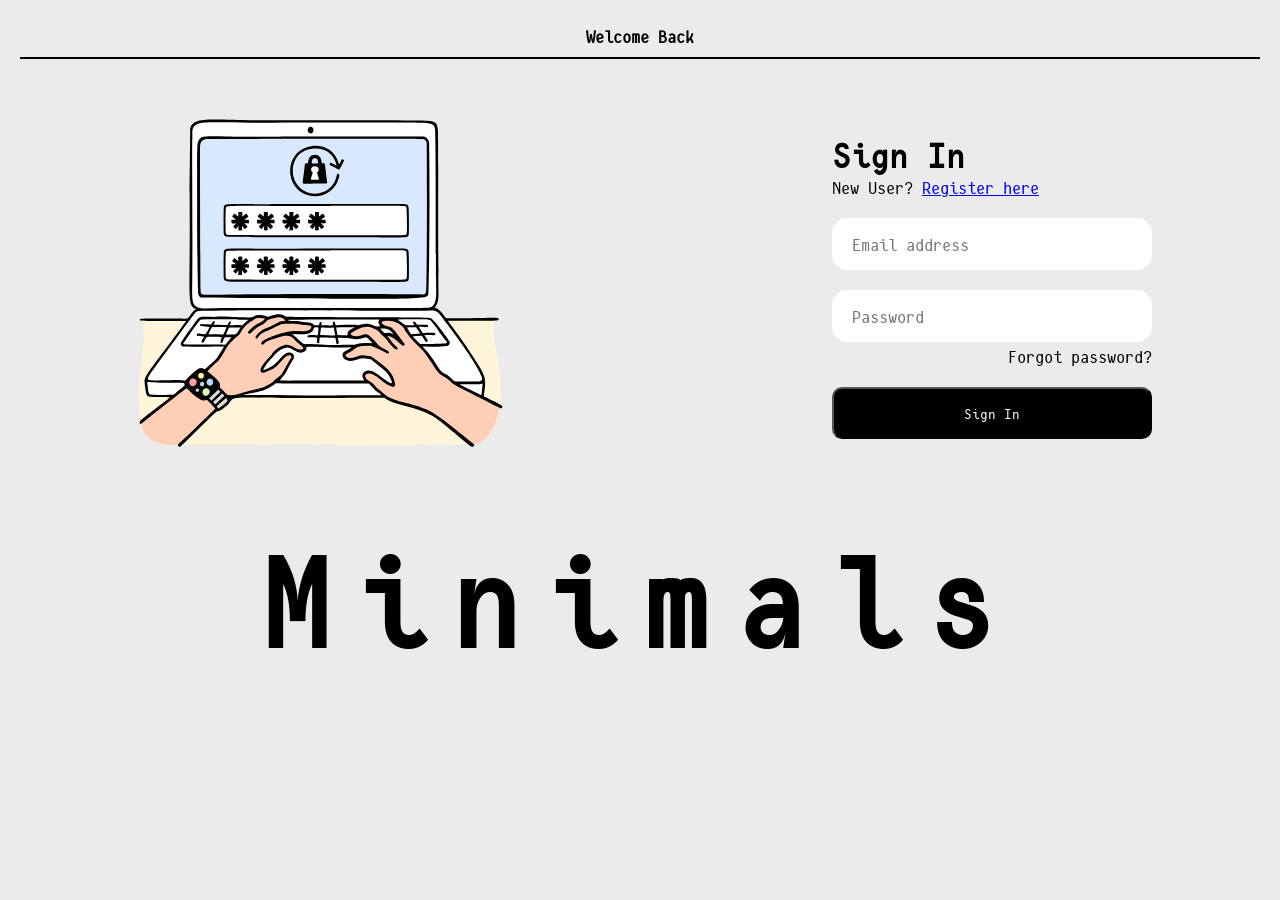
<file: pages/Login.html>
<!DOCTYPE html>
<html lang="en">

<head>
    <meta charset="UTF-8" />
    <meta name="viewport" content="width=device-width, initial-scale=1.0" />
    <link rel="shortcut icon" href="favicon.ico" type="image/x-icon" />
    <title>CRUD APP | SIGN IN</title>
    <link rel="stylesheet" href="../css/login.css" />
</head>

<body>
    <main>
        <div id="page1">
            <nav>
                <div>
                    <p>Welcome Back</p>
                </div>
            </nav>
            <div id="content">
                <div id="left">
                    <img src="../assets/sideImg.svg" alt="" />
                </div>
                <div id="right">
                    <h1>Sign In</h1>
                    <p>New User? <a href="#">Register here</a></p>
                    <div>
                        <input type="text" id="email" placeholder="Email address" />
                        <input type="password" id="email" placeholder="Password" />
                        <div id="forget">
                            <p>Forgot password?</p>
                        </div>
                        <button id="signinbtn" onclick="redirectMe()"><a href="./Dashboard.html"
                                style="color: white; text-decoration: none;">Sign In</a></button>
                    </div>
                </div>
            </div>
            <div id="footer">
                <h1>Minimals</h1>
            </div>
        </div>
    </main>
</body>
<script>
    function redirectMe() {
        window.location(".Dashboard.html")
    }
</script>

</html>
</file>
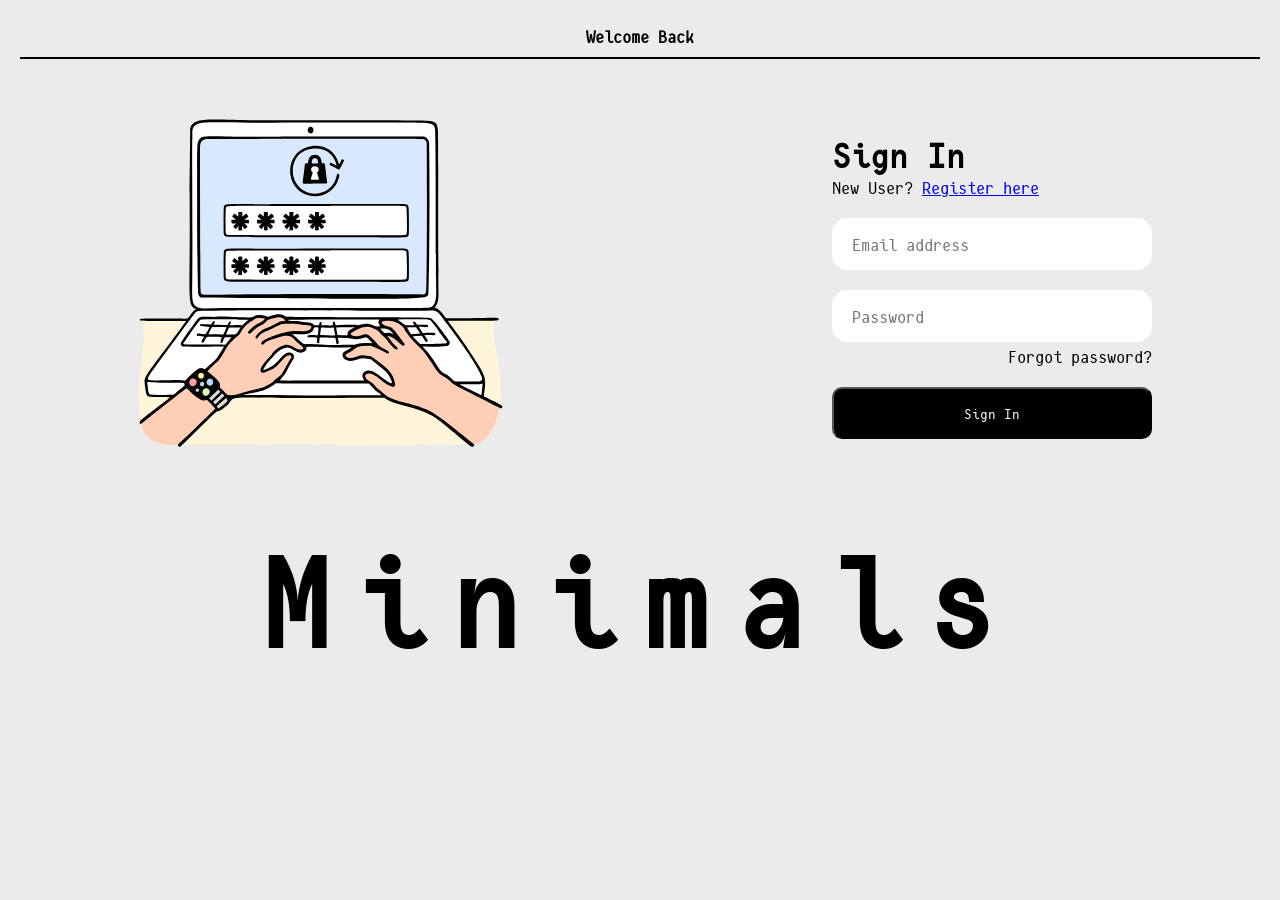
<file: pages/Signup.html>
<!DOCTYPE html>
<html lang="en">
<head>
    <meta charset="UTF-8" />
    <meta name="viewport" content="width=device-width, initial-scale=1.0" />
    <link rel="shortcut icon" href="favicon.ico" type="image/x-icon" />
    <title>CRUD APP | SIGN IN</title>
    <link rel="stylesheet" href="../css/login.css" />
</head>

<body>
    <main>
        <div id="page1">
            <nav>
                <div>
                    <p>Welcome Back</p>
                </div>
            </nav>
            <div id="content">
                <div id="left">
                    <img src="../assets/sideImg.svg" alt="" />
                </div>
                <div id="right">
                    <h1>Sign In</h1>
                    <p>New User? <a href="#">Register here</a></p>
                    <div>
                        <input type="text" id="email" placeholder="Email address" />
                        <input type="password" id="email" placeholder="Password" />
                        <div id="forget">
                            <p>Forgot password?</p>
                        </div>
                        <button id="signinbtn" onclick="redirectMe()"><a href="./Dashboard.html"
                                style="color: white; text-decoration: none;">Sign In</a></button>
                    </div>
                </div>
            </div>
            <div id="footer">
                <h1>Minimals</h1>
            </div>
        </div>
    </main>
</body>
<script>
    function redirectMe() {
        window.location(".Dashboard.html")
    }
</script>

</html>
</file>
<file: css/style.css>
@font-face {
    font-family: consolas;
    src: url(../fonts/ConsolaMono-Book.ttf);
}

* {
    margin: 0;
    padding: 0;
    box-sizing: border-box;
    font-family: consolas;
}

html,
body {
    width: 100%;
    height: 100%;
}



#page1 {
    width: 100vw;
}

#page1 nav {
    padding: 1.5vw 10px;
    background: #ebebeb;
    display: flex;
    justify-content: space-around;
    align-items: center;
}

#left {
    display: flex;
    gap: 2vw;
    align-items: center;
}

#left svg {
    width: 40px;
}

#left h1 {
    color: black;
}

#right {
    display: flex;
    align-items: center;
    color: black;
    gap: 4vw;
}

#right-1 {
    display: flex;
    gap: 3vw;
}

#right-1 li {
    list-style: none;
}

#right-2 {
    display: flex;
    align-items: center;
    gap: 2vw;
}

#right-2 div {
   width: 10px;
   height: 20px;
   background: #000;
}
</file>
<file: css/create.css>
@font-face {
    font-family: consolas;
    src: url(../fonts/minimals_font.woff2);
}

* {
    margin: 0;
    padding: 0;
    box-sizing: border-box;
    font-family: consolas;
}

html,
body {
    width: 100%;
    height: 100%;
    overflow-x: hidden;
}

#page1 {
    width: 100vw;
}

#container {
    width: 100%;
    display: flex;
}

#sidebar {
    width: 18%;
    height: 200vh;
    background: #f6f7f8;
    position: fixed;
    z-index: 300;
}

#logo {
    height: 70px;
    padding: 0 20px;
    display: flex;
    justify-content: space-between;
    align-items: center;
    position: relative;
}

#logo svg {
    width: 40px;
    height: 40px;
}

#sub-head {
    padding: 20px;
    color: rgb(145, 158, 171);
    cursor: pointer;
    font-weight: 700;
}

#sub-head:hover {
    color: black;
}

.module-container {
    width: 100%;
    height: 45px;
    display: flex;
    align-items: center;
    padding: 0 20px;
}

.module {
    width: 100%;
    height: 100%;
    display: flex;
    background: transparent;
    position: relative;
    justify-content: space-between;
    border-radius: 10px;
}

.module:hover {
    background: rgba(145, 158, 171, 0.08);
}

.first {
    width: 80%;
    height: 100%;
    display: flex;
    align-items: center;
    justify-content: flex-start;
    padding: 0 5px;
    gap: 20px;
}

.first #user {
    width: 30px;
    height: 30px;
    object-fit: cover;
}

.first a {
    text-transform: capitalize;
    text-decoration: none;
    font-weight: 500;
    font-size: 1;
    color: rgb(145, 158, 171);
}

.circle {
    width: 7px;
    height: 7px;
    border-radius: 50%;
    background: black;
    margin-left: 10px;
}

#last {
    width: 20%;
    display: flex;
    justify-content: center;
    align-items: center;
}

#last svg {
    width: 20px;
}

#rightbar {
    width: 88%;
    margin-left: 18%;
    height: 100vh;
    background: #ffffff;
    border: 1px solif #fff;
    padding: 4px 20px;
}

#topbar {
    width: 100%;
    height: 10vh;
    display: flex;
    align-items: center;
    justify-content: space-between;
    padding: 10px 10px;
}

#tleft {
    display: flex;
    align-items: center;
}

#tleft svg {
    width: 20px;
    height: 20px;
}

.round {
    width: 35px;
    height: 35px;
    background: transparent;
    padding: 0 10px;
    display: flex;
    justify-content: center;
    align-items: center;
    border-radius: 50%;
}

.round1 {
    width: 40px;
    height: 25px;
    background: #dad9d940;
    padding: 0 10px;
    display: flex;
    justify-content: center;
    align-items: center;
    border-radius: 10%;
}

.round1 h1 {
    font-size: 15px;
}

.svgs {
    width: 30px;
    scale: 1.5;
}

.round:hover {
    background: #dad9d940;
}

#tright {
    display: flex;
    align-items: center;
}

.round img {
    width: 210%;
    border-radius: 50%;
    object-fit: cover;
}

.active-module {
    background: rgb(214, 244, 214);
    font-weight: 700;
}

.active .circle {
    scale: 1.4;
    background: #00a76f;
}

.active a {
    font-size: 16px;
}

#heading {
    width: 100%;
    padding: 10px 20px;
    height: 70px;
}

#heading h1 {
    font-size: 1.5rem;
}

.userList {
    display: flex;
    gap: 30px;
    margin-top: 20px;
}

.userList li {
    font-size: 0.875rem;
}

.userList li::marker {
    color: silver;
}

.userList li:first-child {
    list-style: none;
}

.userList li:last-child {
    color: rgba(33, 43, 54, 0.537);
}

.list-header {
    width: 100%;
    height: 40px;
    background: #eae9e955;
    margin-top: 30px;
    padding: 0 30px;
    display: flex;
    align-items: center;
    gap: 5px;
    border-radius: 10px;
    display: flex;
    align-items: center;
}

.list-item {
    display: flex;
    align-items: center;
    gap: 5px;
}

.list-item button {
    width: 20px;
    height: 20px;
    background: #000;
    color: white;
    border-radius: 3px;
    font-size: 10px;
    display: flex;
    justify-content: center;
    align-items: center;
    font-weight: 700;
}

#create-user {
    margin-top: 40px;
    width: 100%;
    padding: 0 20px;
}


.form-container {
    width: 100%;
    padding: 20px 20px;
    border: 1px solid rgba(192, 192, 192, 0.401);
    border-radius: 20px;
    display: flex;
    justify-content: space-between;
    overflow: hidden;
}

.form-left {
    width: 35%;
    height: 65vh;
    background: rgba(192, 192, 192, 0.174);
    border-radius: 20px;
    display: flex;
    flex-direction: column;
    align-items: center;
    justify-content: flex-start;
    overflow: hidden;
}

.form-left-first {
    width: 100%;
    background: #000;
}

.photo-upload {
    margin-top: 40px;
}

.photo-upload input {
    display: none;
}

.photo-upload p {
    font-size: 12px;
}

.photo-upload label {
    width: 20vh;
    height: 20vh;
    display: flex;
    align-items: center;
    justify-content: center;
    flex-direction: column;
    padding: 20px;
    border: 2px dashed rgb(198, 196, 196);
    border-radius: 50%;
}

.instr {
    width: 60%;
    margin-top: 60px;
    font-size: 10px;
    display: flex;
    justify-content: center;
}

.instr p {
    text-align: center;
    line-height: 1.5;
    font-size: 13px;
}

#email-verify {
    width: 100%;
    height: 200px;
    margin-top: 10%;
    padding: 20px;
}


#email-verify div {
    width: 100%;
    display: flex;
    justify-content: space-between;
}

#email-verify div p {
    width: 70%;
    font-size: 14px;
    color: #637381;
}

#email-verify div button {
    width: 50px;
    height: 30px;
    border: none;
    border-radius: 100px;
    background: rgba(150, 215, 184);
    display: flex;
    padding: 0 4px;
    align-items: center; 
}

#email-verify div button span {
    width: 20px;
    height: 20px;
    background: white;
    border-radius: 50%;
    transform: translateX(105%);
    margin-right: 4px;
}

.form-right {
    width: 60%;
    padding: 20px 30px;
    border-radius: 20px;
    gap: 30px;
}

.form-right #person-details {
    width: 100%;
    padding: 3px 30px;
    display: grid;
    grid-template-columns: 1fr 1fr;
    border-radius: 20px;
    gap: 30px;
}

.form-right #person-details input {
    height: 4vw;
    width: 100%;
    padding: 10px;
    border: none;
    background: #00000001;
    border-radius: 10px;
    border: 1px solid rgba(192, 192, 192, 0.43);
}

.form-right #person-details input::placeholder {
    font-size: 14px;
}

input:-webkit-autofill,
input:-webkit-autofill:hover, 
input:-webkit-autofill:focus, 
input:-webkit-autofill:active{
    -webkit-box-shadow: 0 0 0 50px white inset !important;
}

select:-webkit-autofill,
select:-webkit-autofill:hover, 
select:-webkit-autofill:focus, 
select:-webkit-autofill:active{
    -webkit-box-shadow: 0 0 0 50px white inset !important;
}

select {
    width: 100%;
    padding: 10px;
    border-radius: 10px;
    border: none;
    appearance: none;
    color: rgb(0, 0, 0);
    border: 1px solid rgba(192, 192, 192, 0.43);
    background: #00000000;
}

#form-submit {
    width: 100%;
    height: 40px;
    display: flex;
    justify-content: flex-end;
    padding: 0 40px;
    margin-top: 10px;
}

#form-submit button {
    padding: 10px;
    border-radius: 10px;
    border: none;
    color: white;
    font-weight: 700;
}

#delete-account {
    width: 100%;
    height: 40px;
    margin-top: 30px;
    justify-content: center;
}
</file>
<file: css/cards.css>
@font-face {
    font-family: consolas;
    src: url(../fonts/minimals_font.woff2);
}

* {
    margin: 0;
    padding: 0;
    box-sizing: border-box;
    font-family: consolas;
}

html,
body {
    width: 100%;
    height: 100%;
    overflow-x: hidden;
}

#page1 {
    width: 100vw;
}

#container {
    width: 100%;
    display: flex;
}

#sidebar {
    width: 18%;
    height: 200vh;
    background: #f6f7f8;
    position: fixed;
    z-index: 300;
}

#logo {
    height: 70px;
    padding: 0 20px;
    display: flex;
    justify-content: space-between;
    align-items: center;
    position: relative;
}

#logo svg {
    width: 40px;
    height: 40px;
}

#sub-head {
    padding: 20px;
    color: rgb(145, 158, 171);
    cursor: pointer;
    font-weight: 700;
}

#sub-head:hover {
    color: black;
}

.module-container {
    width: 100%;
    height: 45px;
    display: flex;
    align-items: center;
    padding: 0 20px;
}

.module {
    width: 100%;
    height: 100%;
    display: flex;
    background: transparent;
    position: relative;
    justify-content: space-between;
    border-radius: 10px;
}

.module:hover {
    background: rgba(145, 158, 171, 0.08);
}

.first {
    width: 80%;
    height: 100%;
    display: flex;
    align-items: center;
    justify-content: flex-start;
    padding: 0 5px;
    gap: 20px;
}

.first #user {
    width: 30px;
    height: 30px;
    object-fit: cover;
}

.first a {
    text-transform: capitalize;
    text-decoration: none;
    font-weight: 500;
    font-size: 1;
    color: rgb(145, 158, 171);
}

.circle {
    width: 7px;
    height: 7px;
    border-radius: 50%;
    background: black;
    margin-left: 10px;
}

#last {
    width: 20%;
    display: flex;
    justify-content: center;
    align-items: center;
}

#last svg {
    width: 20px;
}

#rightbar {
    width: 88%;
    margin-left: 18%;
    height: 100vh;
    background: #ffffff;
    border: 1px solif #fff;
    padding: 4px 20px;
}

#topbar {
    width: 100%;
    height: 10vh;
    display: flex;
    align-items: center;
    justify-content: space-between;
    padding: 10px 10px;
}

#tleft {
    display: flex;
    align-items: center;
}

#tleft svg {
    width: 20px;
    height: 20px;
}

.round {
    width: 35px;
    height: 35px;
    background: transparent;
    padding: 0 10px;
    display: flex;
    justify-content: center;
    align-items: center;
    border-radius: 50%;
}

.round1 {
    width: 40px;
    height: 25px;
    background: #dad9d940;
    padding: 0 10px;
    display: flex;
    justify-content: center;
    align-items: center;
    border-radius: 10%;
}

.round1 h1 {
    font-size: 15px;
}

.svgs {
    width: 30px;
    scale: 1.5;
}

.round:hover {
    background: #dad9d940;
}

#tright {
    display: flex;
    align-items: center;
}

.round img {
    width: 210%;
    border-radius: 50%;
    object-fit: cover;
}

.active-module {
    background: rgb(214, 244, 214);
}

.active .circle {
    scale: 1.4;
    background: #00a76f;
}

#heading {
    width: 100%;
    padding: 10px 20px;
    height: 70px;
}

#heading h1 {
    font-size: 1.5rem;
}

.userList {
    display: flex;
    gap: 30px;
    margin-top: 20px;
}

.userList li {
    font-size: 0.875rem;
}

.userList li::marker {
    color: silver;
}

.userList li:first-child {
    list-style: none;
}

.userList li:last-child {
    color: rgba(33, 43, 54, 0.537);
}

.cards-container {
    width: 100%;
    margin-top: 30px;
    display: flex;
    justify-content: space-around;
    padding-bottom: 30px;
}

.card {
    position: relative;
    width: 30%;
    height: 30vw;
    /* background: lightpink; */
    padding-bottom: 50px;
    border-radius: 10px;
    overflow: hidden;
    border: 1px solid rgba(192, 192, 192, 0.497);
}

.card img {
    width: 100%;
    height: 40%;
}

.card .rounded {
    width: 12vh;
    height: 12vh;
    border-radius: 50%;
    background: white;
    border-top: 1px solid silver;
    position: absolute;
    top: 50%;
    left: 50%;
    transform: translate(-50%, -90%);
    padding-top: 5px;
    display: flex;
    justify-content: center;
}

.card .rounded img {
    border-radius: 50%;
    width: 80%;
    height: 80%;
}

.card-info {
    margin-top: 10vh;
    width: 100%;
    display: flex;
    align-items: center;
    flex-direction: column;
    padding-bottom: 30px;
}


.card-info h4 {
    font-weight: 500;
    font-size: 18px;
}

.card-info p {
    font-size: 14px;
    margin-top: 5px;
}

.social-links {
    width: 100%;
    display: flex;
    justify-content: center;
    gap: 20px;
    margin-top: 30px;
}

.fans-following {
    width: 100%;
    margin-top: 25px;
    padding: 20px 0;
    display: flex;
    justify-content: space-around;
    align-items: center;
}

.fans-following h6 {
    font-weight: 300;
    color: rgb(134, 131, 131);
}
</file>
<file: css/list.css>
@font-face {
    font-family: consolas;
    src: url(../fonts/minimals_font.woff2);
}

* {
    margin: 0;
    padding: 0;
    box-sizing: border-box;
    font-family: consolas;
}

html,
body {
    width: 100%;
    height: 100%;
    overflow-x: hidden;
}

#page1 {
    width: 100vw;
}

#container {
    width: 100%;
    display: flex;
}

#sidebar {
    width: 18%;
    height: 200vh;
    background: #f6f7f8;
    position: fixed;
    z-index: 300;
}

#logo {
    height: 70px;
    padding: 0 20px;
    display: flex;
    justify-content: space-between;
    align-items: center;
    position: relative;
}

#logo svg {
    width: 40px;
    height: 40px;
}

#sub-head {
    padding: 20px;
    color: rgb(145, 158, 171);
    cursor: pointer;
    font-weight: 700;
}

#sub-head:hover {
    color: black;
}

.module-container {
    width: 100%;
    height: 45px;
    display: flex;
    align-items: center;
    padding: 0 20px;
}

.module {
    width: 100%;
    height: 100%;
    display: flex;
    background: transparent;
    position: relative;
    justify-content: space-between;
    border-radius: 10px;
}

.module:hover {
    background: rgba(145, 158, 171, 0.08);
}

.first {
    width: 80%;
    height: 100%;
    display: flex;
    align-items: center;
    justify-content: flex-start;
    padding: 0 5px;
    gap: 20px;
}

.first #user {
    width: 30px;
    height: 30px;
    object-fit: cover;
}

.first a {
    text-transform: capitalize;
    text-decoration: none;
    font-weight: 500;
    font-size: 1;
    color: rgb(145, 158, 171);
}

.circle {
    width: 7px;
    height: 7px;
    border-radius: 50%;
    background: black;
    margin-left: 10px;
}

#last {
    width: 20%;
    display: flex;
    justify-content: center;
    align-items: center;
}

#last svg {
    width: 20px;
}

#rightbar {
    width: 88%;
    margin-left: 18%;
    height: 100vh;
    background: #ffffff;
    border: 1px solif #fff;
    padding: 4px 20px;
}

#topbar {
    width: 100%;
    height: 10vh;
    display: flex;
    align-items: center;
    justify-content: space-between;
    padding: 10px 10px;
}

#tleft {
    display: flex;
    align-items: center;
}

#tleft svg {
    width: 20px;
    height: 20px;
}

.round {
    width: 35px;
    height: 35px;
    background: transparent;
    padding: 0 10px;
    display: flex;
    justify-content: center;
    align-items: center;
    border-radius: 50%;
}

.round1 {
    width: 40px;
    height: 25px;
    background: #dad9d940;
    padding: 0 10px;
    display: flex;
    justify-content: center;
    align-items: center;
    border-radius: 10%;
}

.round1 h1 {
    font-size: 15px;
}

.svgs {
    width: 30px;
    scale: 1.5;
}

.round:hover {
    background: #dad9d940;
}

#tright {
    display: flex;
    align-items: center;
}

.round img {
    width: 210%;
    border-radius: 50%;
    object-fit: cover;
}

.active-module {
    background: rgb(214, 244, 214);
    font-weight: 700;
}

.active .circle {
    scale: 1.4;
    background: #00a76f;
}

.active a {
    font-size: 16px;
}

#heading {
    width: 100%;
    padding: 10px 20px;
    height: 70px;
}

#heading h1 {
    font-size: 1.5rem;
}

.userList {
    display: flex;
    gap: 30px;
    margin-top: 20px;
}

.userList li {
    font-size: 0.875rem;
}

.userList li::marker {
    color: silver;
}

.userList li:first-child {
    list-style: none;
}

.userList li:last-child {
    color: rgba(33, 43, 54, 0.537);
}

.list-header {
    width: 100%;
    height: 40px;
    background: #eae9e955;
    margin-top: 30px;
    padding: 0 30px;
    display: flex;
    align-items: center;
    gap: 5px;
    border-radius: 10px;
    display: flex;
    align-items: center;
}

.list-item {
    display: flex;
    align-items: center;
    gap: 5px;
}

.list-item button {
    width: 20px;
    height: 20px;
    background: #000;
    color: white;
    border-radius: 3px;
    font-size: 10px;
    display: flex;
    justify-content: center;
    align-items: center;
    font-weight: 700;
}


.table-container {
    width: 97.5%;
    margin: 1px auto;
    background: #fff;
    padding: 20px;
    border-radius: 8px;
}

.search-container {
    margin-bottom: 20px;
}

#searchBar {
    width: 100%;
    padding: 16px;
    box-sizing: border-box;
    border: 1px solid #ddd;
    border-radius: 10px;
    font-size: 16px;
}

table {
    width: 100%;
    border-collapse: collapse;
}

th,
td {
    padding: 12px;
    border-bottom: 1px solid #ddd;
    text-align: left;
}

th {
    background-color: #f4f4f4;
}

.avatar {
    display: flex;
    align-items: center;
}

.avatar img {
    border-radius: 50%;
    width: 40px;
    height: 40px;
    margin-right: 10px;
}

.status {
    padding: 4px 8px;
    border-radius: 4px;
    color: #fff;
}

.banned {
    background-color: #F7DDD8;
    color: #C54742;
    font-size: 12px;
    font-weight: 700;
}

.pending {
    background-color: #F7EAD0;
    color: #C54742;
    font-size: 12px;
    font-weight: 700;
}

.active {
    font-size: 12px;
    font-weight: 700;
}

.edit-btn,
.delete-btn {
    background: none;
    border: none;
    cursor: pointer;
}

.pagination {
    display: flex;
    align-items: center;
    justify-content: space-between;
    margin-top: 10px;
}

.pagination select {
    border: none;
}

.pagination button {
    border: none;
}
</file>
<file: css/login.css>
@font-face {
    font-family: consolas;
    src: url(../fonts/ConsolaMono-Book.ttf);
}

* {
    margin: 0;
    padding: 0;
    box-sizing: border-box;
    font-family: consolas;
}

html,
body {
    width: 100%;
    height: 100%;
    background: #ebebeb;
    overflow: hidden;
}

#page1 {
    width: 100vw;
}

nav {
    padding: 0 20px;
    background: #ebebeb;
    padding-top: 15px;
    display: flex;
    justify-content: center;
    align-items: center;
}

nav div {
    width: 100%;
    border-bottom: 2px solid black;
    padding: 10px 10px;
}

nav div p {
    text-align: center;
    font-weight: 800;
}

#content {
    display: flex;
    justify-content: space-between;
    align-items: center;
    padding: 3vh 10vw;
}

#left img {
    width: 30vw;
}

#right {
    width: 25vw;
}

#right input {
    width: 100%;
    padding: 15px 20px;
    margin-top: 20px;
    font-size: 16px;
    border-radius: 15px;
    outline: none;
    border: none;
}

#forget {
    display: flex;
    justify-content: flex-end;
    margin-top: 3px;
}

#signinbtn {
    width: 100%;
    padding: 15px 0;
    margin-top: 20px;
    background: #000;
    border-radius: 10px;
    color: #ebebeb;
}

#footer {
    width: 100%;
}

#footer h1 {
    font-size: 120px;
    text-align: center;
    letter-spacing: 25px;
}
</file>
